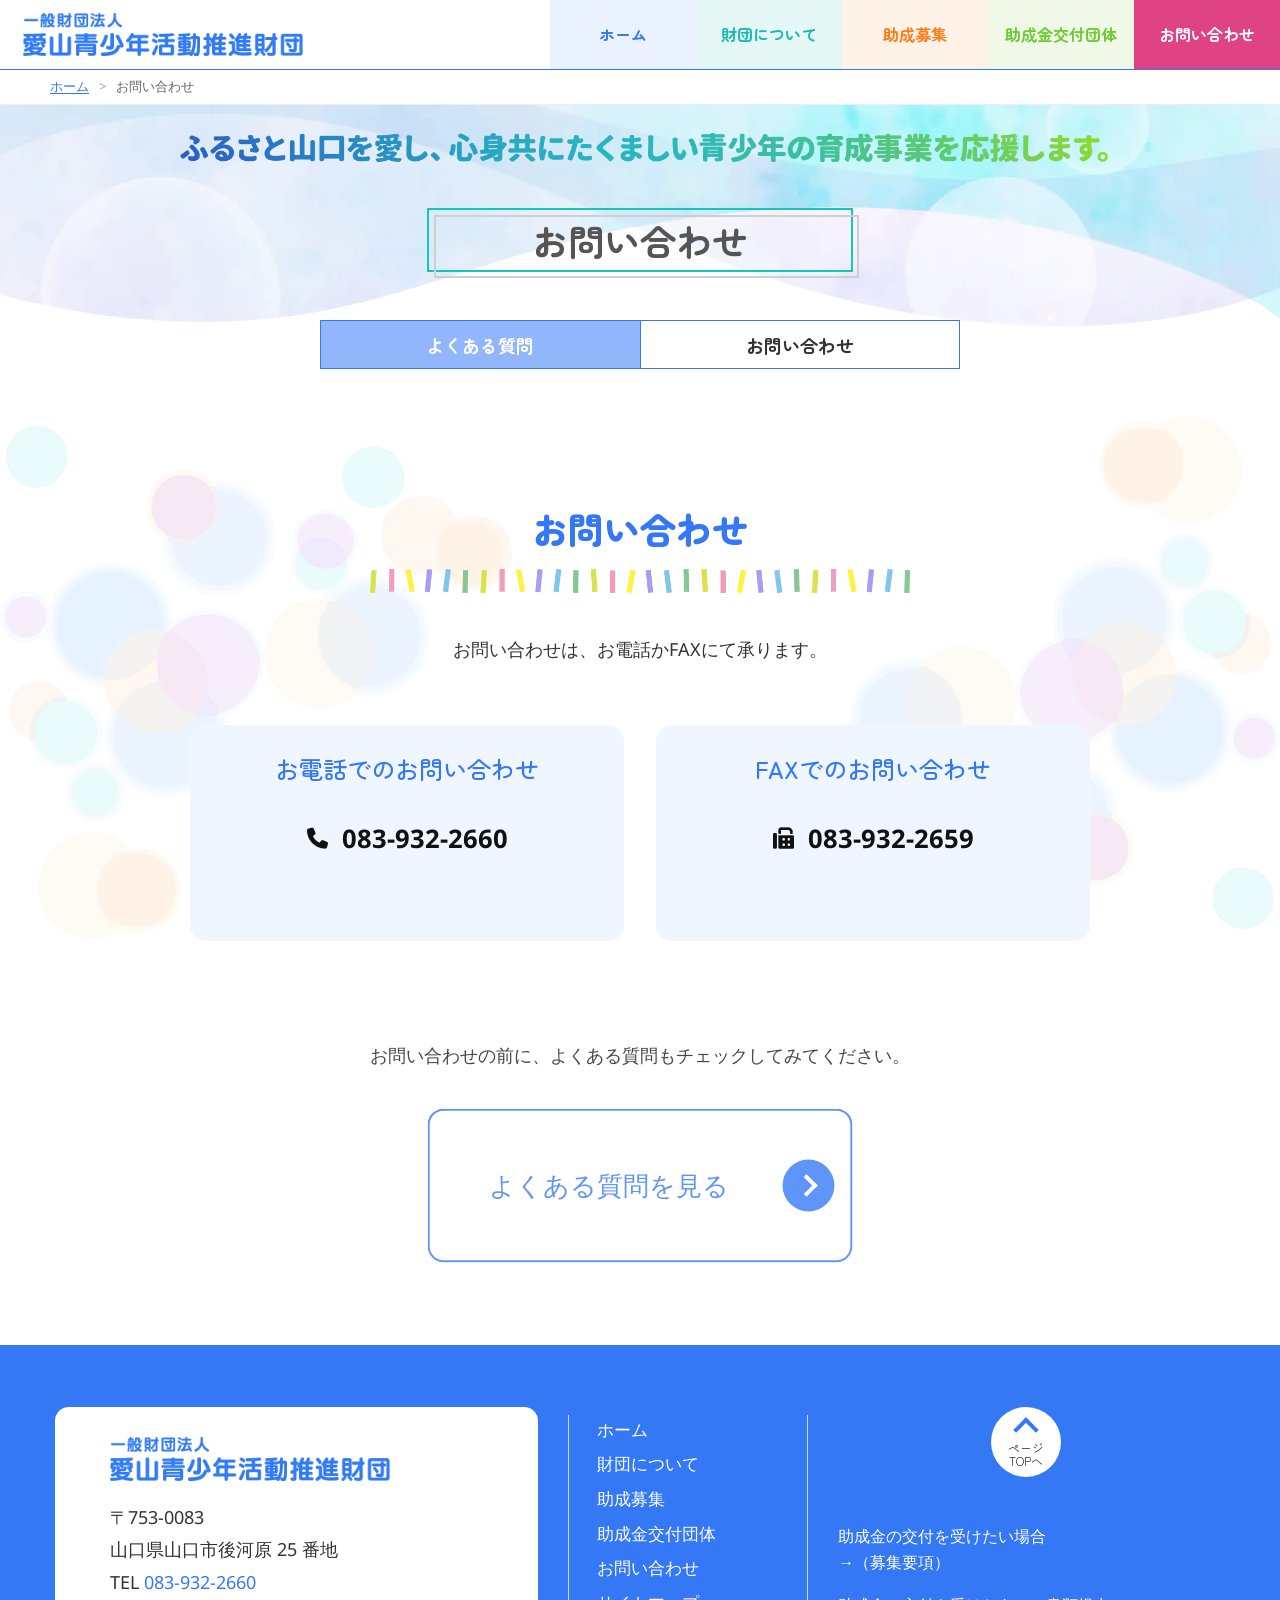
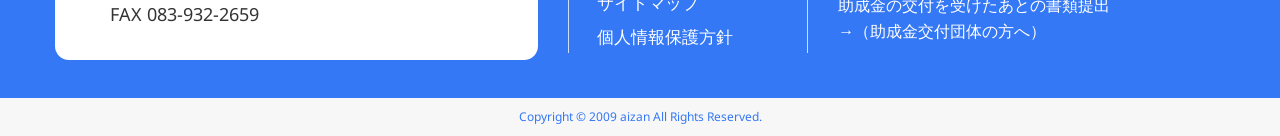
<file: contact.html>
<!DOCTYPE html>
<html lang="ja" prefix="og: http://ogp.me/ns# fb: http://ogp.me/ns/fb# website: http://ogp.me/ns/website#">
<head>
  <meta charset="utf-8">
  <meta http-equiv="X-UA-Compatible" content="IE=Edge">
  <meta name="viewport" content="width=device-width, initial-scale=1.0">
  <meta name="format-detection" content="email=no,telephone=no,address=no">
  <title>お問い合わせ | 愛山会</title>
  <meta name="description" content="お問い合わせ | 愛山会">
  <meta property="og:type" content="website">
  <meta property="og:title" content="お問い合わせ | 愛山会">
  <meta property="og:description" content="お問い合わせ | 愛山会">
  <meta property="og:site_name" content="愛山青少年活動推進財団">
  <meta property="og:locale" content="ja_JP">
  <meta property="og:image" content="assets/img/fb.jpg">
  <meta property="og:image:width" content="1200">
  <meta property="og:image:height" content="630">
  <meta name="twitter:card" content="summary_large_image">
  <meta name="twitter:title" content="お問い合わせ | 愛山会">
  <meta name="twitter:description" content="お問い合わせ | 愛山会">
  <link rel="preconnect" href="https://fonts.googleapis.com">
  <link rel="preconnect" href="https://fonts.gstatic.com" crossorigin>
  <link href="https://fonts.googleapis.com/css2?family=Zen+Maru+Gothic:wght@500;700;800&family=Noto+Sans:wght@300;400&display=swap" rel="stylesheet">
  <link rel="stylesheet" href="https://cdnjs.cloudflare.com/ajax/libs/font-awesome/6.5.1/css/all.min.css">
  <link rel="stylesheet" href="assets/css/html5reset-1.6.1.css">
  <link rel="stylesheet" href="assets/css/style.css?20261128-contact3">
  <script src="https://ajax.googleapis.com/ajax/libs/jquery/3.7.1/jquery.min.js"></script>
  <script src="https://cdnjs.cloudflare.com/ajax/libs/gsap/3.12.5/gsap.min.js"></script>
</head>
<body id="top">
  <!-- ヘッダー -->
  <header class="site-header">
    <div class="site-header__inner">
      <h1 class="site-header__logo"><a href="index.html" aria-label="愛山青少年活動推進財団 ホーム"><img src="assets/img/top/logo.webp" alt="一般財団法人 愛山青少年活動推進財団"></a></h1>
      <nav class="site-header__nav" aria-label="メインメニュー">
        <ul class="site-header__nav-list">
          <li class="site-header__nav-item site-header__nav-item--home"><a href="index.html">ホーム</a></li>
          <li class="site-header__nav-item site-header__nav-item--about"><a href="activity.html">財団について</a></li>
          <li class="site-header__nav-item site-header__nav-item--recruit"><a href="grant.html">助成募集</a></li>
          <li class="site-header__nav-item site-header__nav-item--groups"><a href="grant_organization.html">助成金交付団体</a></li>
          <li class="site-header__nav-item site-header__nav-item--contact"><a href="contact.html" aria-current="page">お問い合わせ</a></li>
        </ul>
      </nav>
      <button class="site-header__menu-btn" type="button" aria-label="メニューを開く" aria-expanded="false" aria-controls="sp-menu"><span></span><span></span><span></span></button>
    </div>
  </header>

  <!-- スマートフォンメニュー -->
  <nav class="sp-menu" id="sp-menu" aria-label="メインメニュー" aria-hidden="true" inert>
    <ul class="sp-menu__list">
      <li class="sp-menu__item sp-menu__item--home"><a href="index.html">ホーム</a></li>
      <li class="sp-menu__item sp-menu__item--about"><a href="activity.html">財団について</a></li>
      <li class="sp-menu__item sp-menu__item--recruit"><a href="grant.html">助成募集</a></li>
      <li class="sp-menu__item sp-menu__item--groups"><a href="grant_organization.html">助成金交付団体</a></li>
      <li class="sp-menu__item sp-menu__item--contact"><a href="contact.html" aria-current="page">お問い合わせ</a></li>
    </ul>
  </nav>
  <button class="sp-menu__overlay" type="button" aria-label="メニューを閉じる" tabindex="-1" aria-hidden="true"></button>
  <nav class="breadcrumb" aria-label="パンくずリスト">
    <ol class="breadcrumb__list">
      <li><a href="index.html">ホーム</a></li>
      <li aria-current="page">お問い合わせ</li>
    </ol>
  </nav>

  <!-- お問い合わせページ：メインビジュアル -->
  <main class="main" id="contact">
    <section class="mainvisual about-hero contact-hero" aria-labelledby="contact-title">
      <img class="mainvisual__background mainvisual__background--top" src="assets/img/top/mv-background-top.webp" alt="" aria-hidden="true">
      <div class="mainvisual__inner about-hero__inner">
        <picture class="mainvisual__copy">
          <source media="(max-width: 600px)" srcset="assets/img/top/mv-copy-sp.webp">
          <img src="assets/img/top/mv-copy.webp" alt="ふるさと山口を愛し、心身共にたくましい青少年の育成事業を応援します">
        </picture>
        <h1 class="about-hero__title" id="contact-title">お問い合わせ</h1>
        <nav class="about-hero__nav" aria-label="お問い合わせメニュー">
          <ul class="about-hero__nav-list contact-hero__nav-list">
            <li><a href="faq.html">よくある質問</a></li>
            <li><a href="#contact-methods" aria-current="page">お問い合わせ</a></li>
          </ul>
        </nav>
      </div>
    </section>

    <!-- 電話・FAXでのお問い合わせ -->
    <section class="grant-guideline contact-section" id="contact-methods" aria-labelledby="contact-methods-title">
      <img class="grant-guideline__background grant-guideline__background--left" src="assets/img/subpage/grant/grant-guideline-bg-left.webp" alt="" aria-hidden="true">
      <img class="grant-guideline__background grant-guideline__background--right" src="assets/img/subpage/grant/grant-guideline-bg-right.webp" alt="" aria-hidden="true">
      <div class="grant-guideline__inner">
        <h2 class="grant-guideline__title" id="contact-methods-title">お問い合わせ</h2>
        <img class="grant-guideline__decoration" src="assets/img/subpage/grant/grant-guideline-title-decoration.webp" alt="" aria-hidden="true">
        <p class="grant-guideline__lead">お問い合わせは、お電話かFAXにて承ります。</p>

        <div class="contact-section__methods">
          <section class="contact-section__method" aria-labelledby="contact-phone-title">
            <h3 id="contact-phone-title">お電話でのお問い合わせ</h3>
            <p><i class="fa-solid fa-phone" aria-hidden="true"></i><a href="tel:0839322660">083-932-2660</a></p>
          </section>
          <section class="contact-section__method" aria-labelledby="contact-fax-title">
            <h3 id="contact-fax-title">FAXでのお問い合わせ</h3>
            <p><i class="fa-solid fa-fax" aria-hidden="true"></i><span>083-932-2659</span></p>
          </section>
        </div>

        <p class="contact-section__faq-lead">お問い合わせの前に、よくある質問もチェックしてみてください。</p>
        <a class="button contact-section__faq-button" href="faq.html"><span>よくある質問を見る</span><span class="button__arrow" aria-hidden="true"></span></a>
      </div>
    </section>
  </main>

  <!-- フッター -->
  <footer class="site-footer">
    <div class="site-footer__main">
      <div class="site-footer__inner">
        <address class="site-footer__contact">
          <a class="site-footer__logo" href="index.html" aria-label="愛山青少年活動推進財団 ホーム"><img src="assets/img/top/logo.webp" alt="一般財団法人 愛山青少年活動推進財団"></a>
          <p class="site-footer__address">〒753-0083<br>山口県山口市後河原 25 番地</p>
          <p class="site-footer__phone">TEL <a href="tel:0839322660">083-932-2660</a></p>
          <p class="site-footer__fax">FAX <span>083-932-2659</span></p>
        </address>
        <nav class="site-footer__nav" aria-label="フッターメニュー">
          <ul class="site-footer__nav-list">
            <li><a href="index.html">ホーム</a></li>
            <li><a href="activity.html">財団について</a></li>
            <li><a href="grant.html">助成募集</a></li>
            <li><a href="grant_organization.html">助成金交付団体</a></li>
            <li><a href="contact.html" aria-current="page">お問い合わせ</a></li>
            <li><a href="https://www.aizankai.com/sitemap.html">サイトマップ</a></li>
            <li><a href="privacy.html">個人情報保護方針</a></li>
          </ul>
        </nav>
        <div class="site-footer__shortcuts">
          <a href="grant.html">助成金の交付を受けたい場合<br>→（募集要項）</a>
          <a href="organization.html">助成金の交付を受けたあとの書類提出<br>→（助成金交付団体の方へ）</a>
        </div>
        <a class="site-footer__page-top" href="#top"><span>ページ<br>TOPへ</span></a>
      </div>
    </div>
    <small class="site-footer__copyright">Copyright © 2009 aizan All Rights Reserved.</small>
  </footer>
  <script src="assets/js/main.js?20261128-anim5"></script>
</body>
</html>
</file>
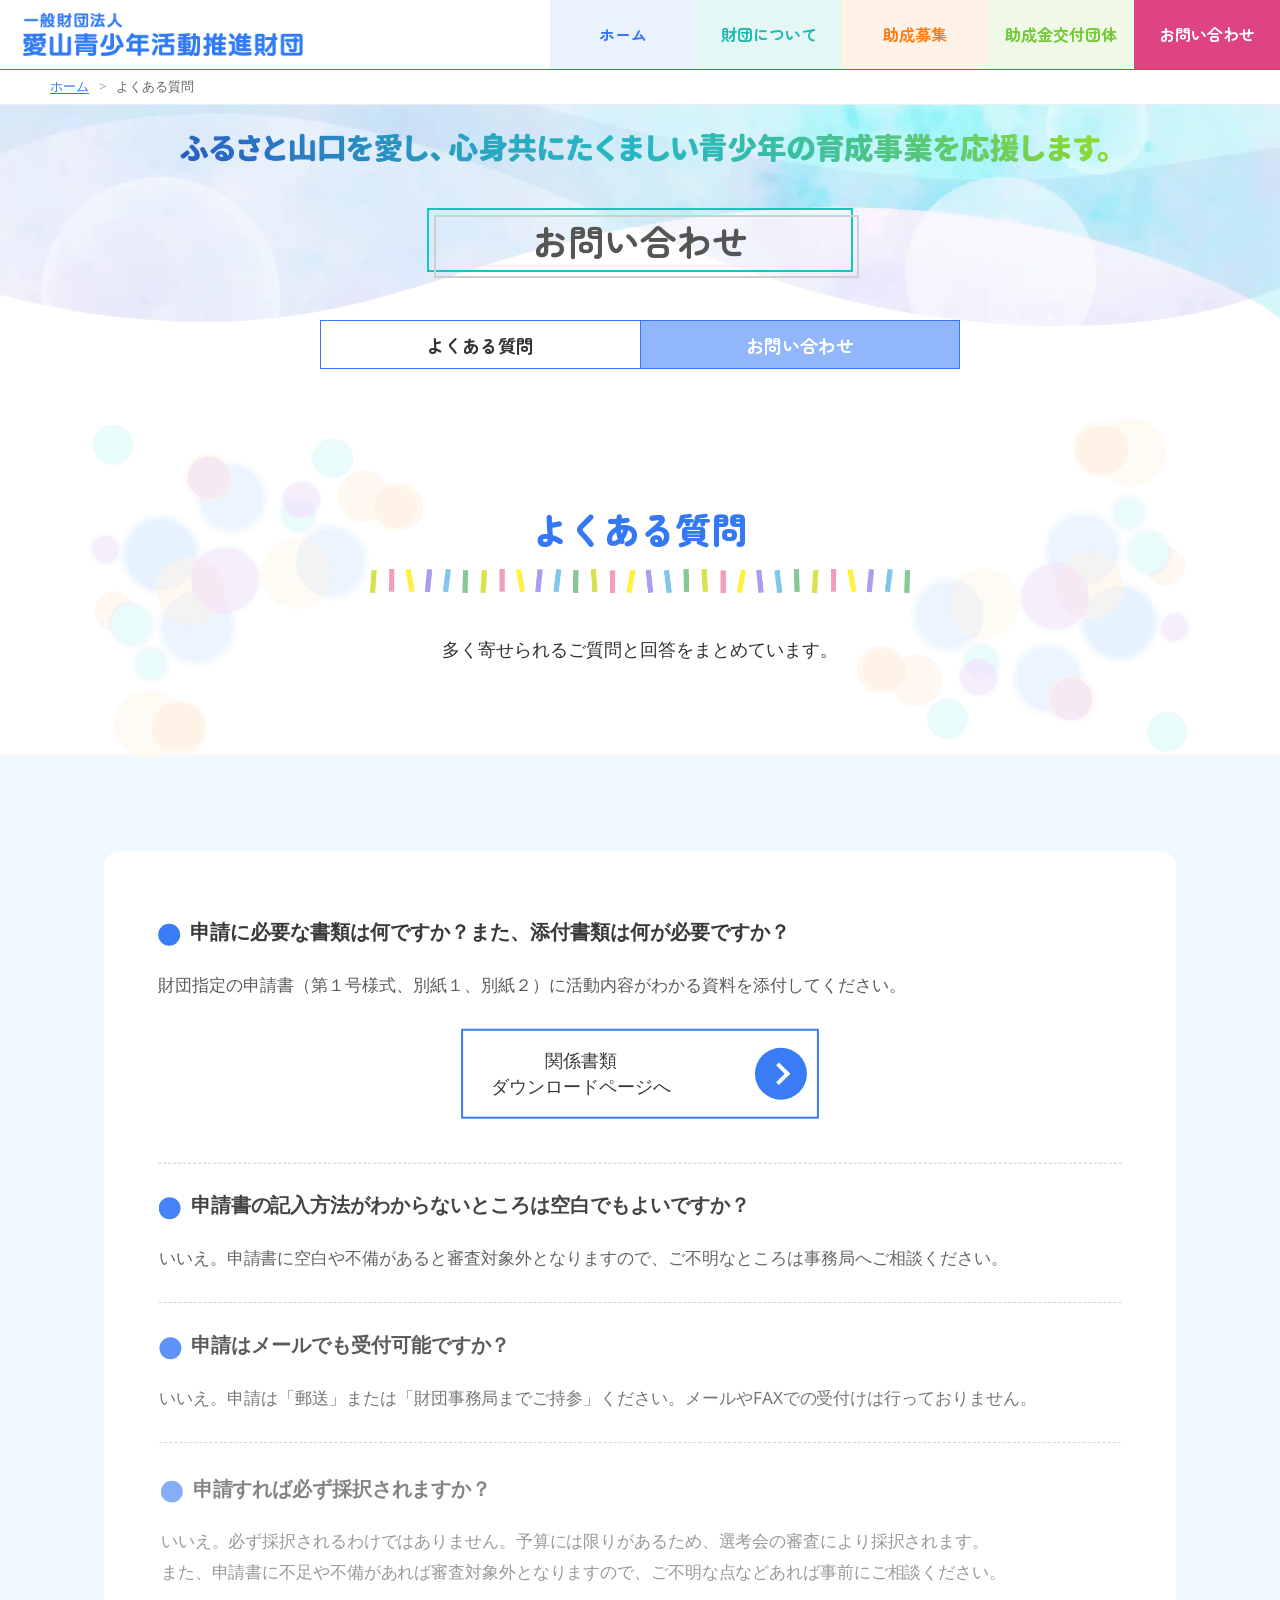
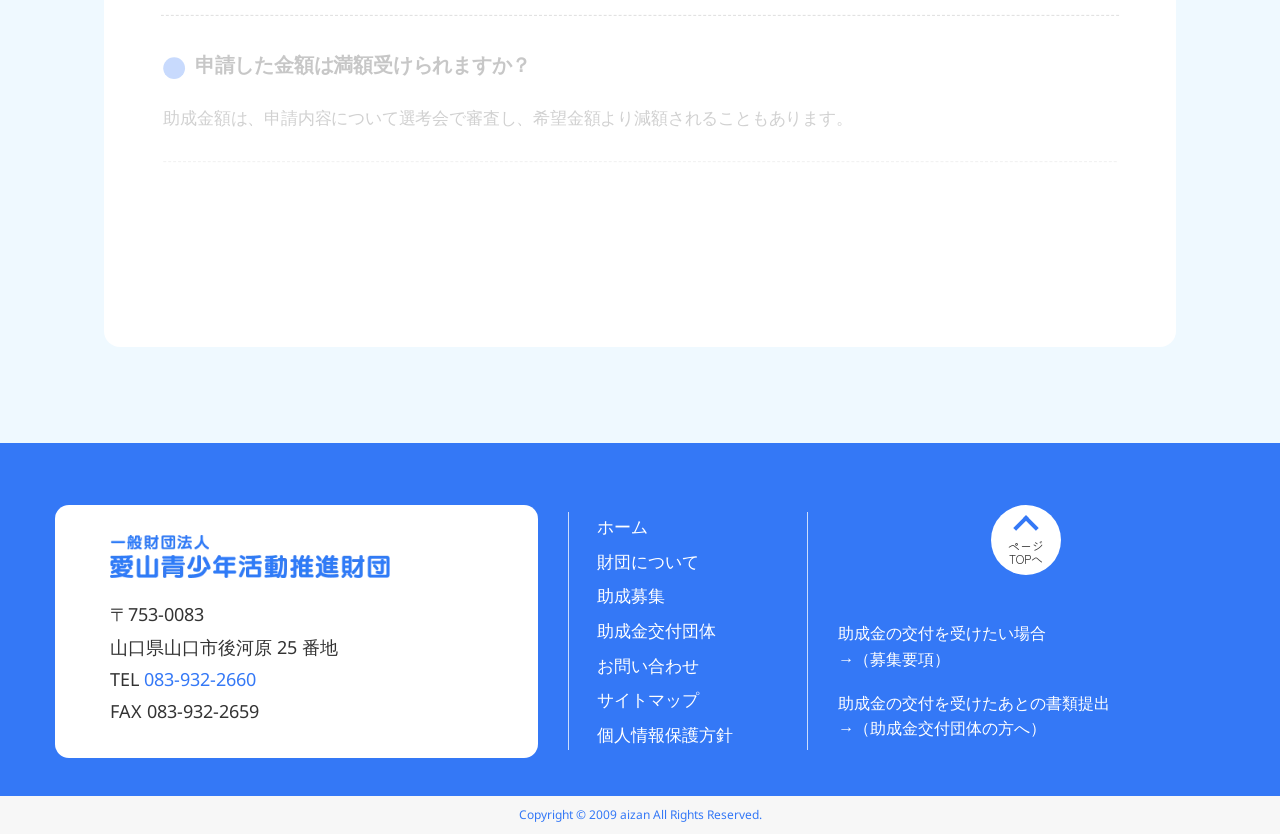
<file: faq.html>
<!DOCTYPE html>
<html lang="ja">
<head>
  <meta charset="utf-8">
  <meta name="viewport" content="width=device-width, initial-scale=1.0">
  <meta name="format-detection" content="email=no,telephone=no,address=no">
  <title>よくある質問 | 愛山会</title>
  <meta name="description" content="助成金申請についてよくある質問 | 愛山会">
  <link rel="preconnect" href="https://fonts.googleapis.com">
  <link rel="preconnect" href="https://fonts.gstatic.com" crossorigin>
  <link href="https://fonts.googleapis.com/css2?family=Zen+Maru+Gothic:wght@500;700;800&family=Noto+Sans:wght@300;400&display=swap" rel="stylesheet">
  <link rel="stylesheet" href="assets/css/html5reset-1.6.1.css">
  <link rel="stylesheet" href="assets/css/style.css?20261128-faq1">
  <script src="https://ajax.googleapis.com/ajax/libs/jquery/3.7.1/jquery.min.js"></script>
  <script src="https://cdnjs.cloudflare.com/ajax/libs/gsap/3.12.5/gsap.min.js"></script>
</head>
<body id="top">
  <!-- ヘッダー -->
  <header class="site-header">
    <div class="site-header__inner">
      <h1 class="site-header__logo"><a href="index.html" aria-label="愛山青少年活動推進財団 ホーム"><img src="assets/img/top/logo.webp" alt="一般財団法人 愛山青少年活動推進財団"></a></h1>
      <nav class="site-header__nav" aria-label="メインメニュー">
        <ul class="site-header__nav-list">
          <li class="site-header__nav-item site-header__nav-item--home"><a href="index.html">ホーム</a></li>
          <li class="site-header__nav-item site-header__nav-item--about"><a href="activity.html">財団について</a></li>
          <li class="site-header__nav-item site-header__nav-item--recruit"><a href="grant.html">助成募集</a></li>
          <li class="site-header__nav-item site-header__nav-item--groups"><a href="grant_organization.html">助成金交付団体</a></li>
          <li class="site-header__nav-item site-header__nav-item--contact"><a href="contact.html" aria-current="page">お問い合わせ</a></li>
        </ul>
      </nav>
      <button class="site-header__menu-btn" type="button" aria-label="メニューを開く" aria-expanded="false" aria-controls="sp-menu"><span></span><span></span><span></span></button>
    </div>
  </header>

  <!-- スマートフォンメニュー -->
  <nav class="sp-menu" id="sp-menu" aria-label="メインメニュー" aria-hidden="true" inert>
    <ul class="sp-menu__list">
      <li class="sp-menu__item sp-menu__item--home"><a href="index.html">ホーム</a></li>
      <li class="sp-menu__item sp-menu__item--about"><a href="activity.html">財団について</a></li>
      <li class="sp-menu__item sp-menu__item--recruit"><a href="grant.html">助成募集</a></li>
      <li class="sp-menu__item sp-menu__item--groups"><a href="grant_organization.html">助成金交付団体</a></li>
      <li class="sp-menu__item sp-menu__item--contact"><a href="contact.html" aria-current="page">お問い合わせ</a></li>
    </ul>
  </nav>
  <button class="sp-menu__overlay" type="button" aria-label="メニューを閉じる" tabindex="-1" aria-hidden="true"></button>
  <nav class="breadcrumb" aria-label="パンくずリスト">
    <ol class="breadcrumb__list">
      <li><a href="index.html">ホーム</a></li>
      <li aria-current="page">よくある質問</li>
    </ol>
  </nav>

  <!-- よくある質問ページ：メインビジュアル -->
  <main class="main" id="faq">
    <section class="mainvisual about-hero contact-hero" aria-labelledby="contact-title">
      <img class="mainvisual__background mainvisual__background--top" src="assets/img/top/mv-background-top.webp" alt="" aria-hidden="true">
      <div class="mainvisual__inner about-hero__inner">
        <picture class="mainvisual__copy">
          <source media="(max-width: 600px)" srcset="assets/img/top/mv-copy-sp.webp">
          <img src="assets/img/top/mv-copy.webp" alt="ふるさと山口を愛し、心身共にたくましい青少年の育成事業を応援します">
        </picture>
        <h1 class="about-hero__title" id="contact-title">お問い合わせ</h1>
        <nav class="about-hero__nav" aria-label="お問い合わせメニュー">
          <ul class="about-hero__nav-list contact-hero__nav-list">
            <li><a href="faq.html" aria-current="page">よくある質問</a></li>
            <li><a href="contact.html">お問い合わせ</a></li>
          </ul>
        </nav>
      </div>
    </section>

    <!-- よくある質問：見出し -->
    <section class="grant-guideline faq-intro" aria-labelledby="faq-title">
      <img class="grant-guideline__background grant-guideline__background--left" src="assets/img/subpage/grant/grant-guideline-bg-left.webp" alt="" aria-hidden="true">
      <img class="grant-guideline__background grant-guideline__background--right" src="assets/img/subpage/grant/grant-guideline-bg-right.webp" alt="" aria-hidden="true">
      <div class="grant-guideline__inner">
        <h2 class="grant-guideline__title" id="faq-title">よくある質問</h2>
        <img class="grant-guideline__decoration" src="assets/img/subpage/grant/grant-guideline-title-decoration.webp" alt="" aria-hidden="true">
        <p class="grant-guideline__lead">多く寄せられるご質問と回答をまとめています。</p>
      </div>
    </section>

    <!-- よくある質問一覧 -->
    <section class="faq-list" aria-label="よくある質問と回答">
      <div class="faq-list__panel">
        <article class="faq-list__item">
          <h3 class="faq-list__question">申請に必要な書類は何ですか？また、添付書類は何が必要ですか？</h3>
          <div class="faq-list__answer">
            <p>財団指定の申請書（第１号様式、別紙１、別紙２）に活動内容がわかる資料を添付してください。</p>
            <a class="button faq-list__download" href="grant_download.html"><span>関係書類<br>ダウンロードページへ</span><span class="button__arrow" aria-hidden="true"></span></a>
          </div>
        </article>
        <article class="faq-list__item">
          <h3 class="faq-list__question">申請書の記入方法がわからないところは空白でもよいですか？</h3>
          <div class="faq-list__answer"><p>いいえ。申請書に空白や不備があると審査対象外となりますので、ご不明なところは事務局へご相談ください。</p></div>
        </article>
        <article class="faq-list__item">
          <h3 class="faq-list__question">申請はメールでも受付可能ですか？</h3>
          <div class="faq-list__answer"><p>いいえ。申請は「郵送」または「財団事務局までご持参」ください。メールやFAXでの受付けは行っておりません。</p></div>
        </article>
        <article class="faq-list__item">
          <h3 class="faq-list__question">申請すれば必ず採択されますか？</h3>
          <div class="faq-list__answer"><p>いいえ。必ず採択されるわけではありません。予算には限りがあるため、選考会の審査により採択されます。<br>また、申請書に不足や不備があれば審査対象外となりますので、ご不明な点などあれば事前にご相談ください。</p></div>
        </article>
        <article class="faq-list__item">
          <h3 class="faq-list__question">申請した金額は満額受けられますか？</h3>
          <div class="faq-list__answer"><p>助成金額は、申請内容について選考会で審査し、希望金額より減額されることもあります。</p></div>
        </article>
        <article class="faq-list__item">
          <h3 class="faq-list__question">１団体で複数の活動について申請できますか？また助成回数に制限はありますか？</h3>
          <div class="faq-list__answer"><p>いいえ。１団体１事業です。<br>また、助成は１団体につき、続けて、最大３回（３年度分）までの制限があります。</p></div>
        </article>
      </div>
    </section>
  </main>

  <!-- フッター -->
  <footer class="site-footer">
    <div class="site-footer__main">
      <div class="site-footer__inner">
        <address class="site-footer__contact">
          <a class="site-footer__logo" href="index.html" aria-label="愛山青少年活動推進財団 ホーム"><img src="assets/img/top/logo.webp" alt="一般財団法人 愛山青少年活動推進財団"></a>
          <p class="site-footer__address">〒753-0083<br>山口県山口市後河原 25 番地</p>
          <p class="site-footer__phone">TEL <a href="tel:0839322660">083-932-2660</a></p>
          <p class="site-footer__fax">FAX <span>083-932-2659</span></p>
        </address>
        <nav class="site-footer__nav" aria-label="フッターメニュー">
          <ul class="site-footer__nav-list">
            <li><a href="index.html">ホーム</a></li>
            <li><a href="activity.html">財団について</a></li>
            <li><a href="grant.html">助成募集</a></li>
            <li><a href="grant_organization.html">助成金交付団体</a></li>
            <li><a href="contact.html" aria-current="page">お問い合わせ</a></li>
            <li><a href="https://www.aizankai.com/sitemap.html">サイトマップ</a></li>
            <li><a href="privacy.html">個人情報保護方針</a></li>
          </ul>
        </nav>
        <div class="site-footer__shortcuts">
          <a href="grant.html">助成金の交付を受けたい場合<br>→（募集要項）</a>
          <a href="organization.html">助成金の交付を受けたあとの書類提出<br>→（助成金交付団体の方へ）</a>
        </div>
        <a class="site-footer__page-top" href="#top"><span>ページ<br>TOPへ</span></a>
      </div>
    </div>
    <small class="site-footer__copyright">Copyright © 2009 aizan All Rights Reserved.</small>
  </footer>
  <script src="assets/js/main.js?20261128-anim5"></script>
</body>
</html>
</file>
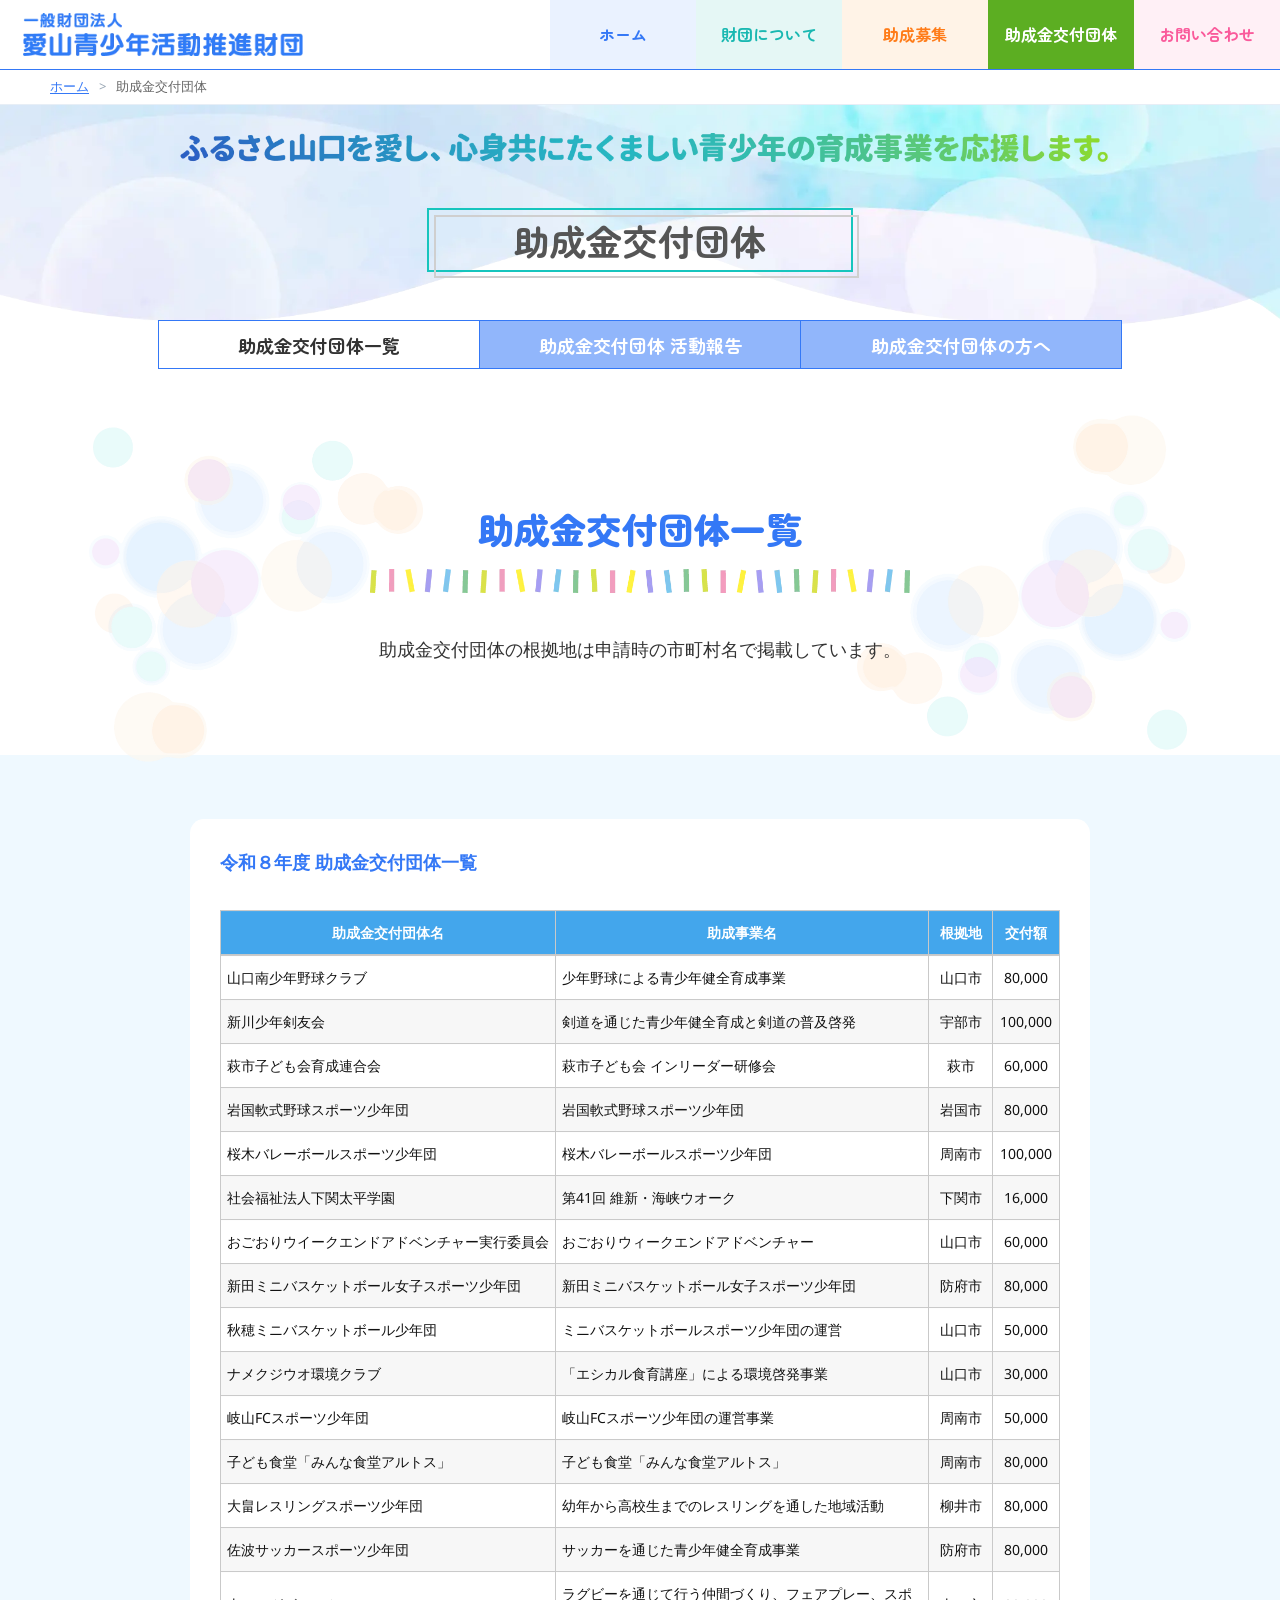
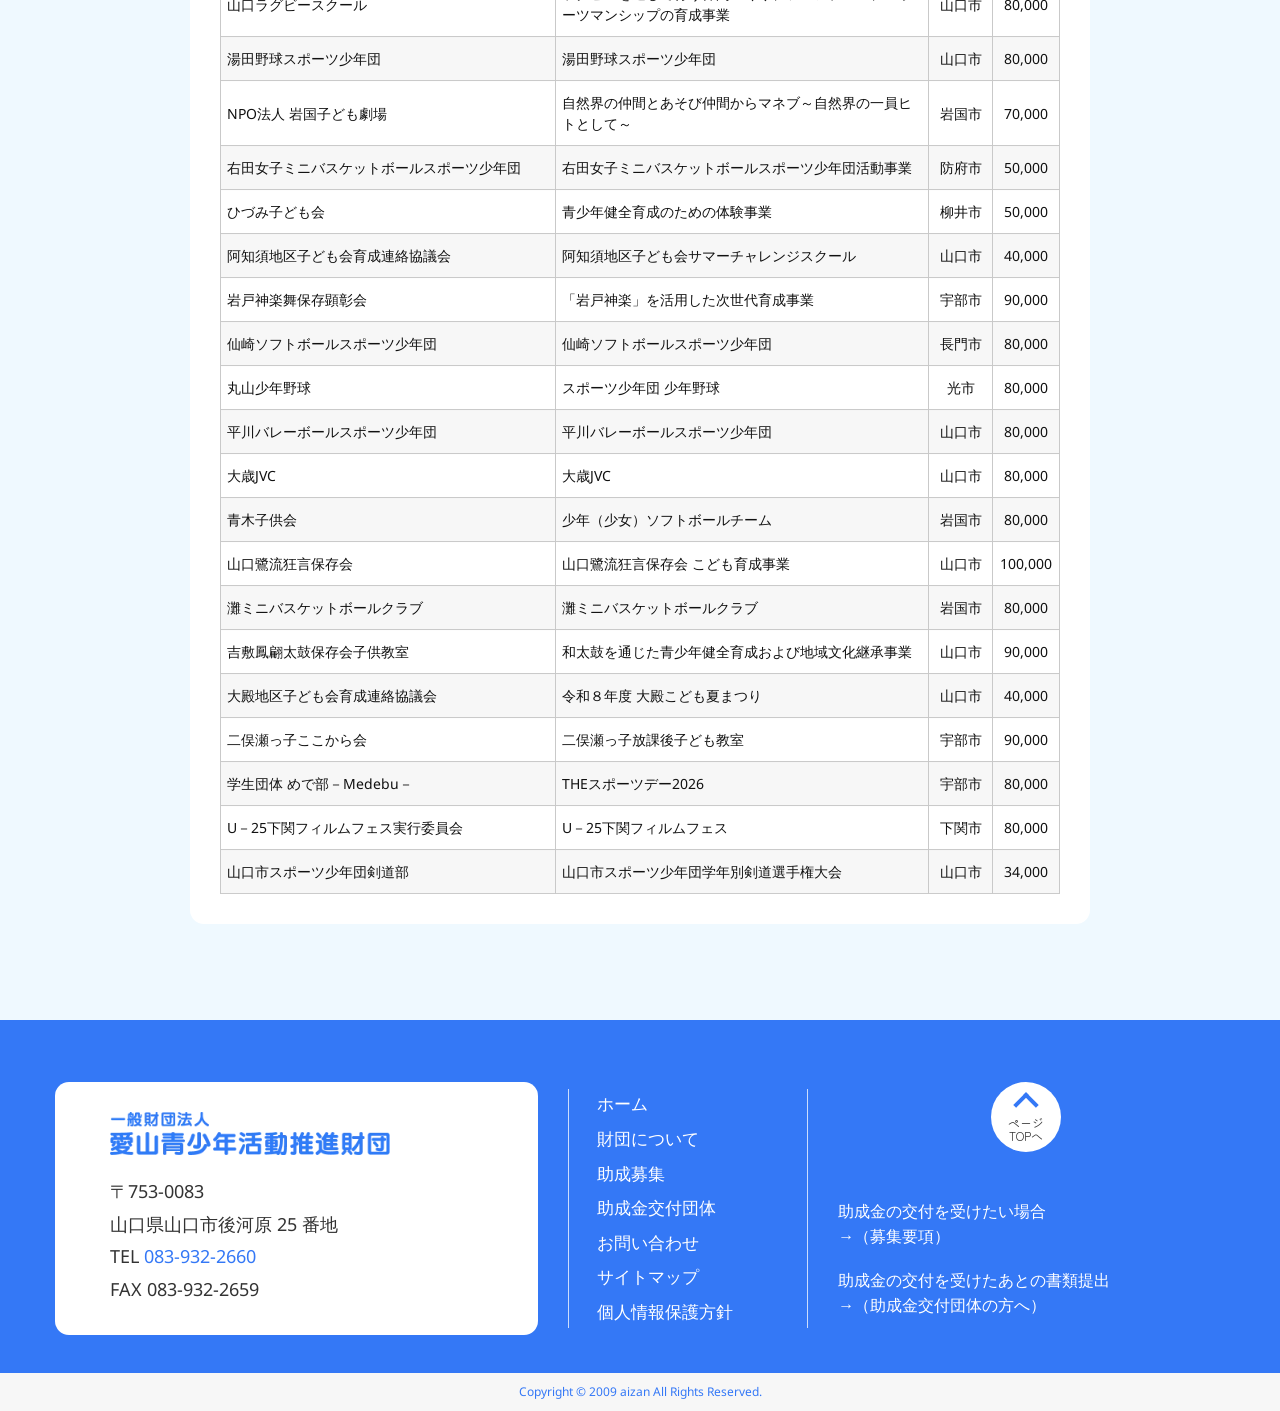
<file: grant_organization.html>
<!DOCTYPE html>
<html lang="ja" prefix="og: http://ogp.me/ns# fb: http://ogp.me/ns/fb# website: http://ogp.me/ns/website#">
<head>
  <meta charset="utf-8">
  <meta http-equiv="X-UA-Compatible" content="IE=Edge">
  <meta name="viewport" content="width=device-width, initial-scale=1.0">
  <meta name="format-detection" content="email=no,telephone=no,address=no">
  <title>助成金交付団体 | 愛山会</title>
  <meta name="description" content="助成金交付団体 | 愛山会">
  <meta property="og:type" content="website">
  <meta property="og:title" content="助成金交付団体 | 愛山会">
  <meta property="og:description" content="助成金交付団体 | 愛山会">
  <meta property="og:site_name" content="愛山青少年活動推進財団">
  <meta property="og:locale" content="ja_JP">
  <meta property="og:image" content="assets/img/fb.jpg">
  <meta property="og:image:width" content="1200">
  <meta property="og:image:height" content="630">
  <meta name="twitter:card" content="summary_large_image">
  <meta name="twitter:title" content="助成金交付団体 | 愛山会">
  <meta name="twitter:description" content="助成金交付団体 | 愛山会">
  <link rel="preconnect" href="https://fonts.googleapis.com">
  <link rel="preconnect" href="https://fonts.gstatic.com" crossorigin>
  <link href="https://fonts.googleapis.com/css2?family=Zen+Maru+Gothic:wght@500;700;800&family=Noto+Sans:wght@300;400&display=swap" rel="stylesheet">
  <link rel="stylesheet" href="assets/css/html5reset-1.6.1.css">
  <link rel="stylesheet" href="assets/css/style.css?20261128-groups6">
  <script src="https://ajax.googleapis.com/ajax/libs/jquery/3.7.1/jquery.min.js"></script>
  <script src="https://cdnjs.cloudflare.com/ajax/libs/gsap/3.12.5/gsap.min.js"></script>
</head>
<body id="top">
  <!-- ヘッダー -->
  <header class="site-header">
    <div class="site-header__inner">
      <h1 class="site-header__logo"><a href="index.html" aria-label="愛山青少年活動推進財団 ホーム"><img src="assets/img/top/logo.webp" alt="一般財団法人 愛山青少年活動推進財団"></a></h1>
      <nav class="site-header__nav" aria-label="メインメニュー">
        <ul class="site-header__nav-list">
          <li class="site-header__nav-item site-header__nav-item--home"><a href="index.html">ホーム</a></li>
          <li class="site-header__nav-item site-header__nav-item--about"><a href="activity.html">財団について</a></li>
          <li class="site-header__nav-item site-header__nav-item--recruit"><a href="grant.html">助成募集</a></li>
          <li class="site-header__nav-item site-header__nav-item--groups"><a href="grant_organization.html" aria-current="page">助成金交付団体</a></li>
          <li class="site-header__nav-item site-header__nav-item--contact"><a href="contact.html">お問い合わせ</a></li>
        </ul>
      </nav>
      <button class="site-header__menu-btn" type="button" aria-label="メニューを開く" aria-expanded="false" aria-controls="sp-menu"><span></span><span></span><span></span></button>
    </div>
  </header>

  <!-- スマートフォンメニュー -->
  <nav class="sp-menu" id="sp-menu" aria-label="メインメニュー" aria-hidden="true" inert>
    <ul class="sp-menu__list">
      <li class="sp-menu__item sp-menu__item--home"><a href="index.html">ホーム</a></li>
      <li class="sp-menu__item sp-menu__item--about"><a href="activity.html">財団について</a></li>
      <li class="sp-menu__item sp-menu__item--recruit"><a href="grant.html">助成募集</a></li>
      <li class="sp-menu__item sp-menu__item--groups"><a href="grant_organization.html" aria-current="page">助成金交付団体</a></li>
      <li class="sp-menu__item sp-menu__item--contact"><a href="contact.html">お問い合わせ</a></li>
    </ul>
  </nav>
  <button class="sp-menu__overlay" type="button" aria-label="メニューを閉じる" tabindex="-1" aria-hidden="true"></button>
  <nav class="breadcrumb" aria-label="パンくずリスト">
    <ol class="breadcrumb__list">
      <li><a href="index.html">ホーム</a></li>
      <li aria-current="page">助成金交付団体</li>
    </ol>
  </nav>

  <!-- 助成金交付団体：メインビジュアル -->
  <main class="main" id="groups">
    <section class="mainvisual about-hero grant-groups-hero" aria-labelledby="groups-title">
      <img class="mainvisual__background mainvisual__background--top" src="assets/img/top/mv-background-top.webp" alt="" aria-hidden="true">
      <div class="mainvisual__inner about-hero__inner">
        <picture class="mainvisual__copy">
          <source media="(max-width: 600px)" srcset="assets/img/top/mv-copy-sp.webp">
          <img src="assets/img/top/mv-copy.webp" alt="ふるさと山口を愛し、心身共にたくましい青少年の育成事業を応援します">
        </picture>
        <h1 class="about-hero__title" id="groups-title">助成金交付団体</h1>
        <nav class="about-hero__nav" aria-label="助成金交付団体のメニュー">
          <ul class="about-hero__nav-list grant-groups-hero__nav-list">
            <li><a href="#organization-list" aria-current="page">助成金交付団体一覧</a></li>
            <li><a href="report.html">助成金交付団体 活動報告</a></li>
            <li><a href="organization.html">助成金交付団体の方へ</a></li>
          </ul>
        </nav>
      </div>
    </section>

    <!-- 助成金交付団体一覧 -->
    <section class="grant-guideline" id="organization-list" aria-labelledby="organization-list-title">
      <img class="grant-guideline__background grant-guideline__background--left" src="assets/img/subpage/grant/grant-guideline-bg-left.webp" alt="" aria-hidden="true">
      <img class="grant-guideline__background grant-guideline__background--right" src="assets/img/subpage/grant/grant-guideline-bg-right.webp" alt="" aria-hidden="true">
      <div class="grant-guideline__inner">
        <h2 class="grant-guideline__title" id="organization-list-title">助成金交付団体一覧</h2>
        <img class="grant-guideline__decoration" src="assets/img/subpage/grant/grant-guideline-title-decoration.webp" alt="" aria-hidden="true">
        <p class="grant-guideline__lead">助成金交付団体の根拠地は申請時の市町村名で掲載しています。</p>
      </div>
    </section>

    <!-- 令和8年度 助成金交付団体一覧 -->
    <section class="grant-organization-list" aria-labelledby="grant-organization-list-title">
      <div class="grant-organization-list__panel">
        <h2 class="grant-organization-list__title" id="grant-organization-list-title">令和８年度 助成金交付団体一覧</h2>
        <div class="grant-organization-list__table-wrap" tabindex="0" aria-label="助成金交付団体一覧の表。スマートフォンでは左右にスクロールできます。">
          <table class="grant-organization-list__table">
            <caption class="grant-organization-list__caption-hidden">令和8年度 助成金交付団体、助成事業名、根拠地、交付額</caption>
            <thead>
              <tr><th scope="col">助成金交付団体名</th><th scope="col">助成事業名</th><th scope="col">根拠地</th><th scope="col">交付額</th></tr>
            </thead>
            <tbody>
              <tr><td>山口南少年野球クラブ</td><td>少年野球による青少年健全育成事業</td><td>山口市</td><td>80,000</td></tr>
              <tr><td>新川少年剣友会</td><td>剣道を通じた青少年健全育成と剣道の普及啓発</td><td>宇部市</td><td>100,000</td></tr>
              <tr><td>萩市子ども会育成連合会</td><td>萩市子ども会 インリーダー研修会</td><td>萩市</td><td>60,000</td></tr>
              <tr><td>岩国軟式野球スポーツ少年団</td><td>岩国軟式野球スポーツ少年団</td><td>岩国市</td><td>80,000</td></tr>
              <tr><td>桜木バレーボールスポーツ少年団</td><td>桜木バレーボールスポーツ少年団</td><td>周南市</td><td>100,000</td></tr>
              <tr><td>社会福祉法人下関太平学園</td><td>第41回 維新・海峡ウオーク</td><td>下関市</td><td>16,000</td></tr>
              <tr><td>おごおりウイークエンドアドベンチャー実行委員会</td><td>おごおりウィークエンドアドベンチャー</td><td>山口市</td><td>60,000</td></tr>
              <tr><td>新田ミニバスケットボール女子スポーツ少年団</td><td>新田ミニバスケットボール女子スポーツ少年団</td><td>防府市</td><td>80,000</td></tr>
              <tr><td>秋穂ミニバスケットボール少年団</td><td>ミニバスケットボールスポーツ少年団の運営</td><td>山口市</td><td>50,000</td></tr>
              <tr><td>ナメクジウオ環境クラブ</td><td>「エシカル食育講座」による環境啓発事業</td><td>山口市</td><td>30,000</td></tr>
              <tr><td>岐山FCスポーツ少年団</td><td>岐山FCスポーツ少年団の運営事業</td><td>周南市</td><td>50,000</td></tr>
              <tr><td>子ども食堂「みんな食堂アルトス」</td><td>子ども食堂「みんな食堂アルトス」</td><td>周南市</td><td>80,000</td></tr>
              <tr><td>大畠レスリングスポーツ少年団</td><td>幼年から高校生までのレスリングを通した地域活動</td><td>柳井市</td><td>80,000</td></tr>
              <tr><td>佐波サッカースポーツ少年団</td><td>サッカーを通じた青少年健全育成事業</td><td>防府市</td><td>80,000</td></tr>
              <tr><td>山口ラグビースクール</td><td>ラグビーを通じて行う<wbr>仲間づくり、フェアプレー、<wbr>スポーツマンシップの育成事業</td><td>山口市</td><td>80,000</td></tr>
              <tr><td>湯田野球スポーツ少年団</td><td>湯田野球スポーツ少年団</td><td>山口市</td><td>80,000</td></tr>
              <tr><td>NPO法人 岩国子ども劇場</td><td>自然界の仲間とあそび仲間からマネブ～<wbr>自然界の一員ヒトとして～</td><td>岩国市</td><td>70,000</td></tr>
              <tr><td>右田女子ミニバスケットボールスポーツ少年団</td><td>右田女子ミニバスケットボールスポーツ少年団活動事業</td><td>防府市</td><td>50,000</td></tr>
              <tr><td>ひづみ子ども会</td><td>青少年健全育成のための体験事業</td><td>柳井市</td><td>50,000</td></tr>
              <tr><td>阿知須地区子ども会育成連絡協議会</td><td>阿知須地区子ども会サマーチャレンジスクール</td><td>山口市</td><td>40,000</td></tr>
              <tr><td>岩戸神楽舞保存顕彰会</td><td>「岩戸神楽」を活用した次世代育成事業</td><td>宇部市</td><td>90,000</td></tr>
              <tr><td>仙崎ソフトボールスポーツ少年団</td><td>仙崎ソフトボールスポーツ少年団</td><td>長門市</td><td>80,000</td></tr>
              <tr><td>丸山少年野球</td><td>スポーツ少年団 少年野球</td><td>光市</td><td>80,000</td></tr>
              <tr><td>平川バレーボールスポーツ少年団</td><td>平川バレーボールスポーツ少年団</td><td>山口市</td><td>80,000</td></tr>
              <tr><td>大歳JVC</td><td>大歳JVC</td><td>山口市</td><td>80,000</td></tr>
              <tr><td>青木子供会</td><td>少年（少女）ソフトボールチーム</td><td>岩国市</td><td>80,000</td></tr>
              <tr><td>山口鷺流狂言保存会</td><td>山口鷺流狂言保存会 こども育成事業</td><td>山口市</td><td>100,000</td></tr>
              <tr><td>灘ミニバスケットボールクラブ</td><td>灘ミニバスケットボールクラブ</td><td>岩国市</td><td>80,000</td></tr>
              <tr><td>吉敷鳳翩太鼓保存会子供教室</td><td>和太鼓を通じた青少年健全育成<wbr>および地域文化継承事業</td><td>山口市</td><td>90,000</td></tr>
              <tr><td>大殿地区子ども会育成連絡協議会</td><td>令和８年度 大殿こども夏まつり</td><td>山口市</td><td>40,000</td></tr>
              <tr><td>二俣瀬っ子ここから会</td><td>二俣瀬っ子放課後子ども教室</td><td>宇部市</td><td>90,000</td></tr>
              <tr><td>学生団体 めで部－Medebu－</td><td>THEスポーツデー2026</td><td>宇部市</td><td>80,000</td></tr>
              <tr><td>U－25下関フィルムフェス実行委員会</td><td>U－25下関フィルムフェス</td><td>下関市</td><td>80,000</td></tr>
              <tr><td>山口市スポーツ少年団剣道部</td><td>山口市スポーツ少年団学年別剣道選手権大会</td><td>山口市</td><td>34,000</td></tr>
            </tbody>
          </table>
        </div>
      </div>
    </section>
  </main>

  <!-- フッター -->
  <footer class="site-footer">
    <div class="site-footer__main">
      <div class="site-footer__inner">
        <address class="site-footer__contact">
          <a class="site-footer__logo" href="index.html" aria-label="愛山青少年活動推進財団 ホーム"><img src="assets/img/top/logo.webp" alt="一般財団法人 愛山青少年活動推進財団"></a>
          <p class="site-footer__address">〒753-0083<br>山口県山口市後河原 25 番地</p>
          <p class="site-footer__phone">TEL <a href="tel:0839322660">083-932-2660</a></p>
          <p class="site-footer__fax">FAX <span>083-932-2659</span></p>
        </address>
        <nav class="site-footer__nav" aria-label="フッターメニュー">
          <ul class="site-footer__nav-list">
            <li><a href="index.html">ホーム</a></li>
            <li><a href="activity.html">財団について</a></li>
            <li><a href="grant.html">助成募集</a></li>
            <li><a href="grant_organization.html" aria-current="page">助成金交付団体</a></li>
            <li><a href="contact.html">お問い合わせ</a></li>
            <li><a href="https://www.aizankai.com/sitemap.html">サイトマップ</a></li>
            <li><a href="privacy.html">個人情報保護方針</a></li>
          </ul>
        </nav>
        <div class="site-footer__shortcuts">
          <a href="grant.html">助成金の交付を受けたい場合<br>→（募集要項）</a>
          <a href="organization.html">助成金の交付を受けたあとの書類提出<br>→（助成金交付団体の方へ）</a>
        </div>
        <a class="site-footer__page-top" href="#top"><span>ページ<br>TOPへ</span></a>
      </div>
    </div>
    <small class="site-footer__copyright">Copyright © 2009 aizan All Rights Reserved.</small>
  </footer>
  <script src="assets/js/main.js?20261128-anim5"></script>
</body>
</html>
</file>
<file: assets/css/style.css>
@charset "UTF-8";
/* 設定 */
/* トップページ全体 */
.main {
  margin-top: 70px;
}
@media (max-width: 820px) {
  .main {
    margin-top: 68px;
  }
}
@media (max-width: 600px) {
  .main {
    margin-top: 68px;
  }
}

/* メインビジュアル */
.mainvisual {
  position: relative;
  isolation: isolate;
  overflow: hidden;
  padding: clamp(32px, 2vw, 28px) 0 64px;
}
@media (max-width: 820px) {
  .mainvisual {
    padding-bottom: 32px;
  }
}
@media (max-width: 600px) {
  .mainvisual {
    padding: 16px 0 24px;
  }
}
.mainvisual__background {
  position: absolute;
  z-index: -1;
  left: 0;
  display: block;
  width: 100%;
  height: auto;
  pointer-events: none;
}
.mainvisual__background--top {
  top: 0;
}
.mainvisual__background--bottom {
  bottom: 0;
}
.mainvisual__inner {
  position: relative;
  z-index: 1;
  width: 100%;
  margin: 0 auto;
}
.mainvisual__copy {
  display: block;
  width: min(76%, 1160px);
  margin: 0 auto;
}
.mainvisual__copy img {
  display: block;
  width: 100%;
  height: auto;
}
@media (max-width: 600px) {
  .mainvisual__copy {
    width: 76%;
    max-width: 280px;
  }
}
.mainvisual__slider {
  width: 100%;
  margin: clamp(72px, 3vw, 48px) auto 0;
}
@media (max-width: 600px) {
  .mainvisual__slider {
    margin-top: 2.5%;
  }
}
.mainvisual__slide {
  display: block;
  padding: 0;
  opacity: 0.76;
  transition: opacity 1.5s ease;
}
@media (max-width: 820px) {
  .mainvisual__slide {
    padding: 0;
  }
}
.mainvisual__slide img {
  display: block;
  width: 90%;
  height: auto;
  margin: 0 auto;
  transform: scale(0.86);
  transition: transform 1.5s cubic-bezier(0.65, 0, 0.35, 1);
}
.mainvisual__slide.slick-center {
  opacity: 1;
}
.mainvisual__slide.slick-center img {
  transform: scale(1.12);
}
@media (max-width: 820px) {
  .mainvisual__slide.slick-center img {
    transform: scale(1.09);
  }
}
@media (max-width: 600px) {
  .mainvisual__slide.slick-center img {
    transform: scale(1.07);
  }
}
.mainvisual .slick-list {
  overflow: visible;
}
.mainvisual .slick-slide {
  height: auto;
}

/* ニュース */
.news {
  padding: 72px 24px 80px;
  background: linear-gradient(135deg, #eff9ff 0%, #f2fbff 100%);
}
@media (max-width: 820px) {
  .news {
    padding: 60px 20px 68px;
  }
}
@media (max-width: 600px) {
  .news {
    padding: 44px 14px 52px;
  }
}
.news__inner {
  width: min(100%, 1280px);
  margin: 0 auto;
}
.news__title {
  margin: 0;
  color: #3478f6;
  font-family: "Zen Maru Gothic", sans-serif;
  font-size: clamp(28px, 2.8vw, 40px);
  font-weight: 800;
  line-height: 1.4;
  text-align: center;
}
@media (max-width: 600px) {
  .news__title {
    font-size: 28px;
  }
}
.news__decoration {
  display: block;
  width: min(100%, 540px);
  height: auto;
  margin: 16px auto 44px;
}
@media (max-width: 820px) {
  .news__decoration {
    margin-bottom: 36px;
  }
}
@media (max-width: 600px) {
  .news__decoration {
    width: 94%;
    margin: 12px auto 24px;
  }
}
.news__panel {
  width: min(100%, 1080px);
  margin: 0 auto;
  padding: clamp(32px, 3.5vw, 64px) clamp(24px, 4vw, 76px) 60px;
  border-radius: 18px;
  background: #fff;
}
@media (max-width: 820px) {
  .news__panel {
    padding: 36px 28px 48px;
  }
}
@media (max-width: 600px) {
  .news__panel {
    padding: 24px 14px 34px;
    border-radius: 12px;
  }
}
.news__categories {
  position: relative;
  display: flex;
  align-items: flex-start;
  justify-content: center;
  gap: 12px;
  margin: 0 0 24px;
  padding: 0 0 30px;
  border-bottom: 1px solid #ccc;
}
@media (max-width: 820px) {
  .news__categories {
    justify-content: flex-start;
    gap: 12px;
    padding-bottom: 44px;
    overflow-x: auto;
    scrollbar-width: none;
  }
  .news__categories::-webkit-scrollbar {
    display: none;
  }
}
@media (max-width: 600px) {
  .news__categories {
    display: grid;
    grid-template-columns: repeat(6, minmax(0, 1fr));
    gap: 6px;
    margin-bottom: 16px;
    padding-bottom: 12px;
    overflow: visible;
  }
}
.news__category {
  position: relative;
  flex: 0 0 auto;
  padding: 6px 12px;
  border: 2px solid transparent;
  background: #91b6fb;
  color: #fff;
  cursor: pointer;
  font-family: "Zen Maru Gothic", sans-serif;
  font-size: clamp(15px, 1.25vw, 20px);
  line-height: 1.35;
  white-space: nowrap;
  transition: background-color 0.25s ease, color 0.25s ease;
}
.news__category.is-active {
  border-color: #3478f6;
  background: #fff;
  color: #333;
}
@media (max-width: 600px) {
  .news__category {
    grid-column: span 2;
    padding: 5px 3px;
    font-size: 12px;
  }
  .news__category:nth-child(4) {
    grid-column: 2/span 2;
  }
  .news__category:nth-child(5) {
    grid-column: 4/span 2;
  }
}
.news__category-dot {
  position: absolute;
  top: calc(100% + 26px);
  left: 50%;
  width: 16px;
  height: 16px;
  border-radius: 50%;
  background: #3478f6;
  opacity: 0;
  transform: translateX(-50%) scale(0);
}
@media (max-width: 600px) {
  .news__category-dot {
    display: none;
  }
}
.news__category.is-active .news__category-dot {
  opacity: 1;
  transform: translateX(-50%) scale(1);
}
.news__list {
  margin: 0;
  padding: 0;
  list-style: none;
}
.news__item {
  border-bottom: 1px solid #ccc;
}
.news__item-link {
  display: grid;
  min-height: 78px;
  grid-template-columns: 120px 120px minmax(0, 1fr) 36px;
  align-items: center;
  gap: 16px;
  color: #222;
}
@media (max-width: 820px) {
  .news__item-link {
    grid-template-columns: 116px 108px minmax(0, 1fr) 36px;
    gap: 12px;
  }
}
@media (max-width: 600px) {
  .news__item-link {
    min-height: 70px;
    grid-template-columns: max-content max-content minmax(0, 1fr) 30px;
    gap: 8px;
  }
}
.news__tag {
  padding: 4px 8px;
  background: #e7e7e7;
  color: #3478f6;
  font-size: 16px;
  text-align: center;
  white-space: nowrap;
}
@media (max-width: 820px) {
  .news__tag {
    font-size: 15px;
  }
}
@media (max-width: 600px) {
  .news__tag {
    padding: 3px 5px;
    font-size: 12px;
  }
}
.news__date {
  color: #999;
  font-size: 18px;
  white-space: nowrap;
}
@media (max-width: 820px) {
  .news__date {
    font-size: 15px;
  }
}
@media (max-width: 600px) {
  .news__date {
    font-size: 12px;
    white-space: normal;
  }
}
.news__item-title {
  font-size: 18px;
  line-height: 1.6;
}
@media (max-width: 820px) {
  .news__item-title {
    font-size: 15px;
  }
}
@media (max-width: 600px) {
  .news__item-title {
    display: -webkit-box;
    overflow: hidden;
    font-size: 13px;
    -webkit-box-orient: vertical;
    -webkit-line-clamp: 2;
  }
}
.news__more-wrap {
  margin-top: 64px;
  text-align: center;
}
@media (max-width: 820px) {
  .news__more-wrap {
    margin-top: 48px;
  }
}
@media (max-width: 600px) {
  .news__more-wrap {
    margin-top: 34px;
  }
}
.news__more {
  max-width: 100%;
}

/* 助成金の交付手続き */
.support-flow {
  position: relative;
  isolation: isolate;
  overflow: hidden;
  padding: clamp(48px, 5vw, 80px) 20px 72px;
}
@media (max-width: 820px) {
  .support-flow {
    padding: 56px 24px 64px;
  }
}
@media (max-width: 600px) {
  .support-flow {
    padding: 42px 16px 48px;
  }
}
.support-flow__background {
  position: absolute;
  z-index: -1;
  top: 50%;
  width: min(45vw, 1350px);
  height: auto;
  transform: translateY(-50%);
  pointer-events: none;
}
.support-flow__background--left {
  left: 0;
  -o-object-position: left center;
     object-position: left center;
}
.support-flow__background--right {
  right: 0;
  -o-object-position: right center;
     object-position: right center;
}
@media (max-width: 820px) {
  .support-flow__background {
    width: 50vw;
    opacity: 0.72;
  }
}
@media (max-width: 600px) {
  .support-flow__background {
    width: 82vw;
    opacity: 0.45;
  }
}
.support-flow__inner {
  width: min(100%, 1180px);
  margin: 0 auto;
  text-align: center;
}
.support-flow__title {
  margin: 0;
  color: #3478f6;
  font-family: "Zen Maru Gothic", sans-serif;
  font-size: clamp(23px, 2.2vw, 36px);
  font-weight: 800;
  line-height: 1.5;
}
@media (max-width: 600px) {
  .support-flow__title {
    font-size: 21px;
  }
}
.support-flow__decoration {
  display: block;
  width: min(100%, 540px);
  height: auto;
  margin: 14px auto 24px;
}
@media (max-width: 600px) {
  .support-flow__decoration {
    width: min(90%, 420px);
    margin: 10px auto 18px;
  }
}
.support-flow__text {
  margin: 0;
  color: #333;
  font-size: clamp(18px, 1.2vw, 20px);
  line-height: 1.8;
}
@media (max-width: 600px) {
  .support-flow__text {
    font-size: 14px;
  }
}
.support-flow__links {
  display: flex;
  align-items: flex-start;
  justify-content: center;
  gap: clamp(16px, 2.5vw, 32px);
  margin: clamp(36px, 4vw, 60px) auto 0;
}
@media (max-width: 820px) {
  .support-flow__links {
    gap: 20px;
    margin-top: 38px;
  }
}
@media (max-width: 600px) {
  .support-flow__links {
    gap: 12px;
    margin-top: 28px;
  }
}
.support-flow__link {
  display: block;
  width: min(42%, 260px);
  transition: transform 0.25s ease;
}
.support-flow__link img {
  display: block;
  width: 100%;
  height: auto;
}
.support-flow__link:hover, .support-flow__link:focus-visible {
  transform: translateY(-5px);
}
@media (max-width: 600px) {
  .support-flow__link {
    width: calc(50% - 6px);
  }
}

/* 活動報告 */
.activity-report {
  position: relative;
  isolation: isolate;
  overflow: hidden;
  padding: 72px 24px 80px;
}
@media (max-width: 820px) {
  .activity-report {
    padding: 60px 20px 68px;
  }
}
@media (max-width: 600px) {
  .activity-report {
    padding: 44px 14px 52px;
  }
}
.activity-report__background {
  position: absolute;
  z-index: -1;
  top: 50%;
  width: min(45vw, 1350px);
  height: auto;
  transform: translateY(-50%);
  pointer-events: none;
}
.activity-report__background--left {
  left: 0;
}
.activity-report__background--right {
  right: 0;
}
@media (max-width: 820px) {
  .activity-report__background {
    width: 50vw;
    opacity: 0.72;
  }
}
@media (max-width: 600px) {
  .activity-report__background {
    width: 82vw;
    opacity: 0.45;
  }
}
.activity-report__inner {
  width: min(100%, 1240px);
  margin: 0 auto;
  text-align: center;
}
.activity-report__title {
  margin: 0;
  color: #3478f6;
  font-family: "Zen Maru Gothic", sans-serif;
  font-size: clamp(28px, 2.8vw, 40px);
  font-weight: 800;
  line-height: 1.4;
}
@media (max-width: 600px) {
  .activity-report__title {
    font-size: 28px;
  }
}
.activity-report__decoration {
  display: block;
  width: min(100%, 540px);
  height: auto;
  margin: 16px auto 56px;
}
@media (max-width: 820px) {
  .activity-report__decoration {
    margin-bottom: 40px;
  }
}
@media (max-width: 600px) {
  .activity-report__decoration {
    width: 94%;
    margin: 12px auto 28px;
  }
}
.activity-report__cards {
  display: grid;
  grid-template-columns: repeat(4, minmax(0, 1fr));
  gap: 20px;
}
@media (max-width: 820px) {
  .activity-report__cards {
    grid-template-columns: repeat(2, minmax(0, 1fr));
    gap: 18px;
  }
}
@media (max-width: 600px) {
  .activity-report__cards {
    gap: 12px;
  }
}
.activity-report__card {
  display: flex;
  min-width: 0;
  flex-direction: column;
  overflow: hidden;
  border-radius: 15px;
  background: #fff;
  box-shadow: 0 4px 12px rgba(0, 0, 0, 0.14);
  color: #222;
  text-align: left;
  transition: transform 0.25s ease, box-shadow 0.25s ease;
}
.activity-report__card:hover, .activity-report__card:focus-visible {
  box-shadow: 0 7px 18px rgba(0, 0, 0, 0.18);
  transform: translateY(-4px);
}
.activity-report__card:hover .activity-report__image, .activity-report__card:focus-visible .activity-report__image {
  transform: scale(1.04);
}
@media (max-width: 600px) {
  .activity-report__card {
    border-radius: 11px;
  }
}
.activity-report__image {
  display: block;
  width: 100%;
  aspect-ratio: 1.4/1;
  -o-object-fit: cover;
     object-fit: cover;
  transition: transform 0.45s ease;
}
@media (max-width: 600px) {
  .activity-report__image {
    aspect-ratio: 1.18/1;
  }
}
.activity-report__caption {
  display: flex;
  min-height: 88px;
  align-items: flex-start;
  justify-content: space-between;
  gap: 10px;
  padding: 12px 14px;
}
.activity-report__caption > .button__arrow--muted {
  align-self: flex-end;
}
@media (max-width: 600px) {
  .activity-report__caption {
    min-height: 68px;
    align-items: flex-start;
    gap: 6px;
    padding: 8px;
  }
}
.activity-report__caption-text {
  font-size: clamp(13px, 1vw, 17px);
  font-weight: 700;
  line-height: 1.5;
}
@media (max-width: 600px) {
  .activity-report__caption-text {
    font-size: 12px;
  }
}
.activity-report__more-wrap {
  margin-top: 52px;
  text-align: center;
}
@media (max-width: 820px) {
  .activity-report__more-wrap {
    margin-top: 44px;
  }
}
@media (max-width: 600px) {
  .activity-report__more-wrap {
    margin-top: 32px;
  }
}

/* 下層ページスタイルシート */
/* 財団活動の紹介ページ：メインビジュアル */
.about-hero {
  min-height: 320px;
  padding: 28px 24px 38px;
}
@media (max-width: 820px) {
  .about-hero {
    min-height: 400px;
    padding: 24px 18px 32px;
  }
}
@media (max-width: 600px) {
  .about-hero {
    min-height: 0;
    padding: 18px 14px 32px;
  }
}
.about-hero__inner {
  max-width: 1600px;
}
.about-hero__title {
  width: min(100%, 380px);
  margin: 46px auto 48px;
  padding: 6px 16px;
  position: relative;
  border: 2px solid #16c5bd;
  color: #555;
  font-family: "Zen Maru Gothic", sans-serif;
  font-size: 36px;
  font-weight: 700;
  line-height: 1.35;
  text-align: center;
}
.about-hero__title::after {
  position: absolute;
  inset: 5px -8px -8px 5px;
  border: 2px solid #cfcfcf;
  content: "";
  pointer-events: none;
}
@media (max-width: 820px) {
  .about-hero__title {
    width: min(100%, 340px);
    margin: 36px auto 40px;
    font-size: 32px;
  }
}
@media (max-width: 600px) {
  .about-hero__title {
    width: min(100%, 300px);
    margin: 26px auto 32px;
    padding: 5px 10px;
    font-size: 24px;
  }
  .about-hero__title::after {
    inset: 3px -6px -6px 3px;
  }
}
.about-hero__nav {
  width: min(100%, 860px);
  margin: 0 auto;
}
.about-hero__nav-list {
  display: grid;
  grid-template-columns: repeat(3, minmax(0, 1fr));
  margin: 0;
  padding: 0;
  border-top: 1px solid #3478f6;
  border-left: 1px solid #3478f6;
  list-style: none;
}
@media (max-width: 600px) {
  .about-hero__nav-list {
    grid-template-columns: repeat(2, minmax(0, 1fr));
  }
}
.about-hero__nav-list li {
  min-width: 0;
}
.about-hero__nav-list a {
  display: flex;
  min-height: 48px;
  align-items: center;
  justify-content: center;
  padding: 8px 10px;
  border-right: 1px solid #3478f6;
  border-bottom: 1px solid #3478f6;
  background: #91b6fb;
  color: #fff;
  font-family: "Zen Maru Gothic", sans-serif;
  font-size: 18px;
  font-weight: 700;
  line-height: 1.35;
  text-align: center;
  transition: background-color 0.2s ease, color 0.2s ease;
}
.about-hero__nav-list a:hover, .about-hero__nav-list a:focus-visible, .about-hero__nav-list a[aria-current=page] {
  background: #fff;
  color: #333;
}
@media (max-width: 820px) {
  .about-hero__nav-list a {
    min-height: 46px;
    font-size: 16px;
  }
}
@media (max-width: 600px) {
  .about-hero__nav-list a {
    min-height: 42px;
    padding: 6px 5px;
    font-size: 13px;
  }
}

/* 財団活動の紹介ページ：本文 */
.foundation-intro {
  position: relative;
  isolation: isolate;
  overflow: visible;
  padding: 70px 24px 72px;
  background: #fff;
}
@media (max-width: 820px) {
  .foundation-intro {
    padding: 58px 22px 60px;
  }
}
@media (max-width: 600px) {
  .foundation-intro {
    padding: 42px 16px 48px;
  }
}
.foundation-intro__inner {
  position: relative;
  z-index: 1;
  width: min(100%, 1180px);
  margin: 0 auto;
}
.foundation-intro__background {
  position: absolute;
  z-index: -1;
  top: 0;
  width: min(40vw, 1080px);
  height: 100%;
  -o-object-fit: contain;
     object-fit: contain;
  -o-object-position: top center;
     object-position: top center;
  pointer-events: none;
}
.foundation-intro__background--left {
  left: 0;
}
.foundation-intro__background--right {
  right: 0;
}
@media (max-width: 820px) {
  .foundation-intro__background {
    width: 50vw;
    opacity: 0.72;
  }
}
@media (max-width: 600px) {
  .foundation-intro__background {
    width: 68vw;
    opacity: 0.38;
  }
}
.foundation-intro__title {
  margin: 0;
  color: #3478f6;
  font-family: "Zen Maru Gothic", sans-serif;
  font-size: clamp(28px, 2.8vw, 40px);
  font-weight: 800;
  line-height: 1.4;
  text-align: center;
}
@media (max-width: 600px) {
  .foundation-intro__title {
    font-size: 28px;
  }
}
.foundation-intro__decoration {
  display: block;
  width: min(100%, 540px);
  height: auto;
  margin: 16px auto 58px;
}
@media (max-width: 820px) {
  .foundation-intro__decoration {
    margin-bottom: 46px;
  }
}
@media (max-width: 600px) {
  .foundation-intro__decoration {
    width: 94%;
    margin: 12px auto 30px;
  }
}
.foundation-intro__content {
  width: min(100%, 820px);
  margin: 0 auto;
}
.foundation-intro__text {
  font-size: 18px;
  line-height: 1.95;
}
.foundation-intro__text p {
  margin: 0 0 30px;
}
@media (max-width: 820px) {
  .foundation-intro__text {
    font-size: 17px;
  }
}
@media (max-width: 600px) {
  .foundation-intro__text {
    font-size: 15px;
    line-height: 1.85;
  }
  .foundation-intro__text p {
    margin-bottom: 20px;
  }
}
.foundation-intro__list {
  display: grid;
  gap: 30px;
  margin: 32px 0 30px;
  padding-left: 1.4em;
  font-size: 18px;
  line-height: 1.8;
}
.foundation-intro__list li {
  padding-left: 2px;
}
@media (max-width: 820px) {
  .foundation-intro__list {
    gap: 22px;
    font-size: 17px;
  }
}
@media (max-width: 600px) {
  .foundation-intro__list {
    gap: 18px;
    margin: 24px 0;
    font-size: 15px;
  }
}
.foundation-intro__figure {
  width: min(100%, 280px);
  margin: 64px 0 0 auto;
}
.foundation-intro__figure img {
  display: block;
  width: 100%;
  height: auto;
}
@media (max-width: 600px) {
  .foundation-intro__figure {
    margin-top: 34px;
    width: min(80%, 200px);
  }
}

/* 理事長あいさつ */
.foundation-greeting {
  padding: 82px 24px 92px;
  background: #eff9ff;
}
@media (max-width: 820px) {
  .foundation-greeting {
    padding: 64px 22px 72px;
  }
}
@media (max-width: 600px) {
  .foundation-greeting {
    padding: 46px 16px 54px;
  }
}
.foundation-greeting__inner {
  position: relative;
  z-index: 1;
  width: min(100%, 1000px);
  margin: 0 auto;
}
.foundation-greeting__title {
  margin: 0;
  color: #3478f6;
  font-family: "Zen Maru Gothic", sans-serif;
  font-size: clamp(28px, 2.8vw, 40px);
  font-weight: 800;
  line-height: 1.4;
  text-align: center;
}
@media (max-width: 600px) {
  .foundation-greeting__title {
    font-size: 28px;
  }
}
.foundation-greeting__decoration {
  display: block;
  width: min(100%, 540px);
  height: auto;
  margin: 16px auto 64px;
}
@media (max-width: 820px) {
  .foundation-greeting__decoration {
    margin-bottom: 48px;
  }
}
@media (max-width: 600px) {
  .foundation-greeting__decoration {
    width: 94%;
    margin: 12px auto 32px;
  }
}
.foundation-greeting__panel {
  padding: clamp(36px, 4.5vw, 60px) clamp(32px, 5vw, 72px);
  border-radius: 16px;
  background: #fff;
  font-size: 18px;
  line-height: 1.9;
}
.foundation-greeting__panel p {
  margin: 0 0 14px;
}
@media (max-width: 820px) {
  .foundation-greeting__panel {
    padding: 42px 44px;
    font-size: 17px;
  }
}
@media (max-width: 600px) {
  .foundation-greeting__panel {
    padding: 28px 20px;
    border-radius: 12px;
    font-size: 15px;
    line-height: 1.85;
  }
}
.foundation-greeting__subtitle {
  margin: 0 0 30px;
  color: #333;
  font-size: 20px;
  font-weight: 400;
  line-height: 1.6;
}
@media (max-width: 600px) {
  .foundation-greeting__subtitle {
    margin-bottom: 20px;
    font-size: 17px;
  }
}
.foundation-greeting__date {
  margin-top: 26px !important;
}
.foundation-greeting__signature {
  margin-bottom: 0 !important;
  text-align: right;
}

/* 助成募集ページ */
.grant-hero {
  min-height: 300px;
  padding-bottom: 52px;
}
@media (max-width: 820px) {
  .grant-hero {
    min-height: 280px;
    padding-bottom: 42px;
  }
}
@media (max-width: 600px) {
  .grant-hero {
    min-height: 0;
    padding-bottom: 32px;
  }
}
.grant-hero .about-hero__nav {
  width: min(100%, 964px);
}
.grant-hero .about-hero__title {
  width: min(100%, 426px);
}
@media (max-width: 820px) {
  .grant-hero .about-hero__title {
    width: min(100%, 340px);
  }
}
@media (max-width: 600px) {
  .grant-hero .about-hero__title {
    width: min(100%, 300px);
  }
}
.grant-hero .about-hero__nav-list {
  grid-template-columns: minmax(0, 1fr) minmax(0, 2fr);
}
@media (max-width: 600px) {
  .grant-hero .about-hero__nav-list {
    grid-template-columns: 1fr;
  }
}

/* 助成金交付団体ページ：メインビジュアル */
.grant-groups-hero {
  min-height: 300px;
  padding-bottom: 52px;
}
@media (max-width: 820px) {
  .grant-groups-hero {
    min-height: 280px;
    padding-bottom: 42px;
  }
}
@media (max-width: 600px) {
  .grant-groups-hero {
    min-height: 0;
    padding-bottom: 32px;
  }
}
.grant-groups-hero .about-hero__nav {
  width: min(100%, 964px);
}
.grant-groups-hero .about-hero__title {
  width: min(100%, 426px);
}
@media (max-width: 820px) {
  .grant-groups-hero .about-hero__title {
    width: min(100%, 340px);
  }
}
@media (max-width: 600px) {
  .grant-groups-hero .about-hero__title {
    width: min(100%, 300px);
  }
}

/* お問い合わせページ：メインビジュアル */
.contact-hero {
  min-height: 300px;
  padding-bottom: 52px;
}
@media (max-width: 820px) {
  .contact-hero {
    min-height: 280px;
    padding-bottom: 42px;
  }
}
@media (max-width: 600px) {
  .contact-hero {
    min-height: 0;
    padding-bottom: 32px;
  }
}
.contact-hero .about-hero__nav {
  width: min(100%, 640px);
}
.contact-hero .about-hero__title {
  width: min(100%, 426px);
}
@media (max-width: 820px) {
  .contact-hero .about-hero__title {
    width: min(100%, 340px);
  }
}
@media (max-width: 600px) {
  .contact-hero .about-hero__title {
    width: min(100%, 300px);
  }
}
.contact-hero .about-hero__nav-list {
  grid-template-columns: repeat(2, minmax(0, 1fr));
}

/* お問い合わせ：電話・FAX案内 */
.contact-section {
  padding-bottom: 100px;
}
@media (max-width: 820px) {
  .contact-section {
    padding-bottom: 78px;
  }
}
@media (max-width: 600px) {
  .contact-section {
    padding-bottom: 56px;
  }
}
.contact-section__methods {
  display: grid;
  width: min(100%, 900px);
  grid-template-columns: repeat(2, minmax(0, 1fr));
  gap: 32px;
  margin: 58px auto 96px;
}
@media (max-width: 820px) {
  .contact-section__methods {
    gap: 24px;
    margin: 46px auto 72px;
  }
}
@media (max-width: 600px) {
  .contact-section__methods {
    grid-template-columns: 1fr;
    gap: 16px;
    margin: 32px auto 48px;
  }
}
.contact-section__method {
  min-width: 0;
  min-height: 216px;
  padding: 26px 28px;
  border-radius: 16px;
  background: #f0f6ff;
  text-align: center;
}
.contact-section__method h3 {
  margin: 0 0 34px;
  color: #3478f6;
  font-family: "Zen Maru Gothic", sans-serif;
  font-size: 24px;
  font-weight: 500;
  line-height: 1.5;
}
.contact-section__method p {
  display: flex;
  align-items: center;
  justify-content: center;
  gap: 14px;
  margin: 0;
  color: #111;
  font-size: clamp(22px, 2vw, 32px);
  font-weight: 700;
  line-height: 1.4;
  white-space: nowrap;
}
.contact-section__method i {
  font-size: 0.82em;
}
@media (max-width: 820px) {
  .contact-section__method {
    min-height: 190px;
    padding: 24px 18px;
  }
  .contact-section__method h3 {
    margin-bottom: 26px;
    font-size: 21px;
  }
  .contact-section__method p {
    font-size: 24px;
  }
}
@media (max-width: 600px) {
  .contact-section__method {
    min-height: 0;
    padding: 20px 14px 24px;
    border-radius: 12px;
  }
  .contact-section__method h3 {
    margin-bottom: 16px;
    font-size: 18px;
  }
  .contact-section__method p {
    gap: 10px;
    font-size: 22px;
  }
}
.contact-section__faq-lead {
  margin: 0 auto 34px;
  font-size: 18px;
  line-height: 1.8;
  text-align: center;
}
@media (max-width: 600px) {
  .contact-section__faq-lead {
    margin-bottom: 24px;
    font-size: 14px;
  }
}
.contact-section__faq-button.button {
  display: flex;
  width: min(100%, 426px);
  min-height: 154px;
  margin: 0 auto;
  padding: 16px 16px 16px 60px;
  border-radius: 16px;
  color: #3478f6;
  font-size: 26px;
}
@media (max-width: 820px) {
  .contact-section__faq-button.button {
    padding: 16px 16px 16px 40px;
  }
}
.contact-section__faq-button .button__arrow {
  width: 52px;
  height: 52px;
  flex-basis: 52px;
}
.contact-section__faq-button .button__arrow::after {
  width: 12px;
  height: 12px;
  border-width: 4px;
}
@media (max-width: 600px) {
  .contact-section__faq-button.button {
    min-height: 88px;
    padding: 10px 10px 10px 18px;
    border-radius: 12px;
    font-size: 18px;
  }
  .contact-section__faq-button .button__arrow {
    width: 40px;
    height: 40px;
    flex-basis: 40px;
  }
  .contact-section__faq-button .button__arrow::after {
    width: 9px;
    height: 9px;
    border-width: 3px;
  }
}

/* よくある質問 */
.faq-list {
  padding: 96px 24px;
  background: #eff9ff;
}
@media (max-width: 820px) {
  .faq-list {
    padding: 72px 22px;
  }
}
@media (max-width: 600px) {
  .faq-list {
    padding: 48px 14px;
  }
}
.faq-list__panel {
  width: min(100%, 1072px);
  margin: 0 auto;
  padding: 48px 54px 56px;
  border-radius: 16px;
  background: #fff;
}
@media (max-width: 820px) {
  .faq-list__panel {
    padding: 36px 36px 42px;
  }
}
@media (max-width: 600px) {
  .faq-list__panel {
    padding: 24px 18px 30px;
    border-radius: 12px;
  }
}
.faq-list__item {
  padding: 24px 0 28px;
  border-bottom: 1px dashed #c9c9c9;
}
.faq-list__item:first-child {
  padding-top: 16px;
}
.faq-list__item:last-child {
  padding-bottom: 8px;
  border-bottom: 0;
}
@media (max-width: 600px) {
  .faq-list__item {
    padding: 20px 0 22px;
  }
}
.faq-list__question {
  position: relative;
  margin: 0 0 22px;
  padding-left: 32px;
  color: #333;
  font-size: 20px;
  font-weight: 700;
  line-height: 1.6;
}
.faq-list__question::before {
  position: absolute;
  top: 0.42em;
  left: 0;
  width: 22px;
  height: 22px;
  border-radius: 50%;
  background: #3478f6;
  content: "";
}
@media (max-width: 600px) {
  .faq-list__question {
    margin-bottom: 14px;
    padding-left: 27px;
    font-size: 16px;
  }
  .faq-list__question::before {
    width: 18px;
    height: 18px;
  }
}
.faq-list__answer {
  color: #555;
  font-size: 17px;
  line-height: 1.8;
}
.faq-list__answer p {
  margin: 0;
}
@media (max-width: 600px) {
  .faq-list__answer {
    font-size: 14px;
    line-height: 1.75;
  }
}
.faq-list__download.button {
  display: flex;
  width: min(100%, 358px);
  min-height: 90px;
  margin: 28px auto 16px;
  padding: 10px 10px 10px 28px;
  font-size: 18px;
  line-height: 1.4;
}
.faq-list__download .button__arrow {
  width: 52px;
  height: 52px;
  flex-basis: 52px;
}
.faq-list__download .button__arrow::after {
  width: 12px;
  height: 12px;
  border-width: 4px;
}
@media (max-width: 600px) {
  .faq-list__download.button {
    min-height: 72px;
    margin: 20px auto 8px;
    padding: 8px 8px 8px 16px;
    font-size: 15px;
  }
  .faq-list__download .button__arrow {
    width: 42px;
    height: 42px;
    flex-basis: 42px;
  }
  .faq-list__download .button__arrow::after {
    width: 10px;
    height: 10px;
    border-width: 3px;
  }
}

.grant-guideline {
  position: relative;
  isolation: isolate;
  overflow: visible;
  padding: 82px 24px 88px;
  background: #fff;
  text-align: center;
}
@media (max-width: 820px) {
  .grant-guideline {
    padding: 68px 22px 72px;
  }
}
@media (max-width: 600px) {
  .grant-guideline {
    padding: 48px 16px 56px;
  }
}
.grant-guideline__background {
  position: absolute;
  z-index: -1;
  top: 0;
  width: min(40vw, 1080px);
  height: 100%;
  -o-object-fit: contain;
     object-fit: contain;
  -o-object-position: top center;
     object-position: top center;
  pointer-events: none;
}
.grant-guideline__background--left {
  left: 0;
}
.grant-guideline__background--right {
  right: 0;
}
@media (max-width: 820px) {
  .grant-guideline__background {
    width: 50vw;
    opacity: 0.72;
  }
}
@media (max-width: 600px) {
  .grant-guideline__background {
    width: 68vw;
    opacity: 0.38;
  }
}
.grant-guideline__inner {
  position: relative;
  z-index: 1;
  width: min(100%, 1180px);
  margin: 0 auto;
}
.grant-guideline__decoration {
  margin-bottom: 38px;
}
@media (max-width: 820px) {
  .grant-guideline__decoration {
    margin-bottom: 32px;
  }
}
@media (max-width: 600px) {
  .grant-guideline__decoration {
    width: 94%;
    margin: 12px auto 24px;
  }
}
.grant-guideline__lead {
  margin: 0 auto;
  font-size: 18px;
  line-height: 2;
  text-align: center;
}
@media (max-width: 820px) {
  .grant-guideline__lead {
    font-size: 17px;
  }
}
@media (max-width: 600px) {
  .grant-guideline__lead {
    font-size: 14px;
    line-height: 1.9;
  }
  .grant-guideline__lead br {
    display: none;
  }
}

/* 助成金交付団体一覧：テーブル */
.grant-organization-list {
  padding: 64px 24px 96px;
  background: #eff9ff;
}
@media (max-width: 820px) {
  .grant-organization-list {
    padding: 56px 22px 72px;
  }
}
@media (max-width: 600px) {
  .grant-organization-list {
    padding: 34px 14px 48px;
  }
}
.grant-organization-list__panel {
  width: min(100%, 900px);
  margin: 0 auto;
  padding: 30px;
  border-radius: 14px;
  background: #fff;
}
@media (max-width: 600px) {
  .grant-organization-list__panel {
    padding: 20px 14px;
    border-radius: 12px;
  }
}
.grant-organization-list__title {
  margin: 0 0 34px;
  color: #3478f6;
  font-size: 18px;
  font-weight: 700;
  line-height: 1.5;
}
@media (max-width: 600px) {
  .grant-organization-list__title {
    margin-bottom: 20px;
    font-size: 16px;
  }
}
.grant-organization-list__table-wrap {
  max-width: 100%;
  overflow-x: auto;
  overscroll-behavior-inline: contain;
}
.grant-organization-list__table {
  width: 100%;
  min-width: 680px;
  border-collapse: collapse;
  color: #111;
  font-size: 14px;
  line-height: 1.5;
}
.grant-organization-list__table th,
.grant-organization-list__table td {
  padding: 11px 6px;
  border: 1px solid #c9c9c9;
  vertical-align: middle;
}
.grant-organization-list__table th {
  background: #43a6ec;
  color: #fff;
  font-weight: 700;
  text-align: center;
  white-space: nowrap;
}
.grant-organization-list__table th:nth-child(1) {
  width: 28%;
}
.grant-organization-list__table th:nth-child(2) {
  width: 56%;
}
.grant-organization-list__table th:nth-child(3) {
  width: 8%;
}
.grant-organization-list__table th:nth-child(4) {
  width: 8%;
}
.grant-organization-list__table tbody tr:nth-child(even) {
  background: #f7f7f7;
}
.grant-organization-list__table td:nth-child(3),
.grant-organization-list__table td:nth-child(4) {
  text-align: center;
  white-space: nowrap;
}
.grant-organization-list__table td:first-child {
  white-space: nowrap;
}
.grant-organization-list__table td:nth-child(2) {
  white-space: normal;
  word-break: normal;
}
@media (max-width: 600px) {
  .grant-organization-list__table {
    font-size: 13px;
  }
  .grant-organization-list__table th,
  .grant-organization-list__table td {
    padding: 10px 6px;
  }
}
.grant-organization-list__caption-hidden {
  position: absolute;
  width: 1px;
  height: 1px;
  padding: 0;
  overflow: hidden;
  clip: rect(0, 0, 0, 0);
  white-space: nowrap;
  clip-path: inset(50%);
  border: 0;
}

/* 助成募集ページ：募集要綱本文 */
.grant-details {
  padding: 78px 24px;
  background: #eff9ff;
}
@media (max-width: 820px) {
  .grant-details {
    padding: 64px 22px;
  }
}
@media (max-width: 600px) {
  .grant-details {
    padding: 48px 18px;
  }
}
.grant-details__inner {
  width: min(100%, 1180px);
  margin: 0 auto;
}
.grant-details__block {
  position: relative;
  width: min(100%, 1180px);
  margin: 0 auto 54px;
  padding: 42px clamp(28px, 8.3vw, 120px) 48px;
  border-radius: 20px;
  background: #fff;
  font-size: 18px;
  line-height: 1.9;
}
.grant-details__block:not(:last-child)::after {
  position: absolute;
  right: 20%;
  bottom: -18px;
  width: 22px;
  height: 34px;
  background: #fff;
  content: "";
}
.grant-details__block > p {
  margin: 12px 0;
}
.grant-details__block ol {
  margin: 8px 0 12px;
  padding-left: 1.6em;
}
.grant-details__block ol.grant-details__parenthesized-list {
  padding-left: 0;
  list-style: none;
  counter-reset: grant-list-item;
}
.grant-details__block ol.grant-details__parenthesized-list li {
  position: relative;
  padding-left: 2.4em;
  counter-increment: grant-list-item;
}
.grant-details__block ol.grant-details__parenthesized-list li::before {
  position: absolute;
  left: 0;
  content: "(" counter(grant-list-item) ")";
}
.grant-details__block li {
  padding-left: 2px;
}
.grant-details__block li + li {
  margin-top: 4px;
}
.grant-details__block address {
  margin: 10px 0 0;
  font-style: normal;
  line-height: 1.9;
}
.grant-details__block address a,
.grant-details__block address .grant-details__contact-highlight {
  color: #087db7;
  font-weight: 700;
}
@media (max-width: 820px) {
  .grant-details__block {
    margin-bottom: 36px;
    padding: 36px 7vw 40px;
    font-size: 16px;
  }
}
@media (max-width: 600px) {
  .grant-details__block {
    margin-bottom: 24px;
    padding: 26px 22px 30px;
    border-radius: 14px;
    font-size: 14px;
    line-height: 1.8;
  }
}
.grant-details__heading {
  margin: 0 0 36px;
  color: #3478f6;
  font-size: 28px;
  font-weight: 700;
  line-height: 1.5;
}
@media (max-width: 600px) {
  .grant-details__heading {
    margin-bottom: 22px;
    font-size: 21px;
  }
}
.grant-details__subheading {
  margin: 22px 0 6px !important;
  font-weight: 700;
}
.grant-details__emphasis, .grant-details__contact-lead {
  color: #ff6338;
  font-weight: 700;
}
.grant-details__download-link {
  display: flex;
  width: min(100%, 250px);
  min-height: 62px;
  align-items: center;
  justify-content: space-between;
  gap: 14px;
  margin: 18px auto;
  padding: 8px 10px 8px 18px;
  border: 2px solid #3478f6;
  color: #333;
  font-weight: 700;
  text-align: center;
}
.grant-details__download-link .grant-details__download-label {
  flex: 1;
  font-size: 16px;
  line-height: 1.35;
  text-align: center;
}
.grant-details__download-link .grant-details__download-icon {
  display: grid;
  width: 40px;
  height: 40px;
  flex: 0 0 40px;
  place-items: center;
  border-radius: 50%;
  background: #3478f6;
}
.grant-details__download-link .grant-details__download-icon::before {
  position: relative;
  left: -2px;
  width: 10px;
  height: 10px;
  border-top: 3px solid #fff;
  border-right: 3px solid #fff;
  content: "";
  transform: rotate(45deg);
}
@media (max-width: 600px) {
  .grant-details__download-link {
    min-height: 54px;
    gap: 12px;
    margin: 14px auto;
    padding: 8px 10px 8px 14px;
    border-width: 2px;
  }
  .grant-details__download-link .grant-details__download-label {
    font-size: 14px;
  }
  .grant-details__download-link .grant-details__download-icon {
    width: 34px;
    height: 34px;
    flex-basis: 34px;
  }
  .grant-details__download-link .grant-details__download-icon::before {
    left: -2px;
    width: 9px;
    height: 9px;
    border-width: 2px 2px 0 0;
  }
}

/* 助成募集ページ：印刷用資料 */
.grant-documents {
  padding: 90px 24px 60px;
  background: #fff;
  text-align: center;
}
@media (max-width: 820px) {
  .grant-documents {
    padding: 70px 22px 52px;
  }
}
@media (max-width: 600px) {
  .grant-documents {
    padding: 46px 18px 38px;
  }
}
.grant-documents__note {
  width: min(100%, 820px);
  margin: 0 auto 40px;
  padding: 16px 14px;
  border: 1px solid #aaa;
  color: #111;
  font-size: 22px;
  font-weight: 700;
  line-height: 1.45;
}
@media (max-width: 600px) {
  .grant-documents__note {
    margin-bottom: 26px;
    padding: 12px 10px;
    font-size: 16px;
  }
}
.grant-documents__grid {
  display: grid;
  width: min(100%, 840px);
  grid-template-columns: repeat(2, minmax(0, 1fr));
  gap: 60px;
  align-items: start;
  margin: 0 auto;
}
@media (max-width: 600px) {
  .grant-documents__grid {
    grid-template-columns: 1fr;
    gap: 22px;
  }
}

.grant-document {
  text-align: left;
}
.grant-document__preview {
  position: relative;
  display: block;
  width: min(100%, 300px);
  margin: 32px auto 34px;
}
.grant-document__preview > img:first-child {
  display: block;
  width: 100%;
  height: auto;
}
@media (max-width: 600px) {
  .grant-document__preview {
    width: min(100%, 250px);
    margin: 20px auto 22px;
  }
}
.grant-document__download {
  position: relative;
  display: flex;
  width: min(100%, 350px);
  min-height: 72px;
  align-items: center;
  justify-content: center;
  margin: 0 auto;
  padding: 9px 64px 9px 18px;
  border-radius: 9px;
  background: #999;
  color: #fff;
  font-size: 17px;
  line-height: 1.35;
  text-align: center;
  transition: background-color 0.2s ease;
}
.grant-document__download:hover, .grant-document__download:focus-visible {
  background: #777;
}
.grant-document__download img {
  position: absolute;
  top: 50%;
  right: 9px;
  width: 50px;
  height: 50px;
  border-radius: 50%;
  background: #fff;
  transform: translateY(-50%);
}
@media (max-width: 600px) {
  .grant-document__download {
    min-height: 56px;
    padding: 8px 52px 8px 12px;
    border-radius: 7px;
    font-size: 14px;
  }
  .grant-document__download img {
    right: 7px;
    width: 40px;
    height: 40px;
  }
}
.grant-document h4 {
  margin: 0;
  color: #3478f6;
  font-size: 22px;
  font-weight: 700;
  line-height: 1.5;
}
@media (max-width: 600px) {
  .grant-document h4 {
    font-size: 17px;
  }
}
.grant-document p {
  margin: 0;
  font-size: 16px;
  line-height: 1.6;
}
@media (max-width: 600px) {
  .grant-document p {
    font-size: 13px;
  }
}

/* 助成募集ページ：募集要綱 */
.grant-guideline__title {
  margin: 0;
  color: #3478f6;
  font-family: "Zen Maru Gothic", sans-serif;
  font-size: clamp(28px, 2.8vw, 40px);
  font-weight: 800;
  line-height: 1.4;
  text-align: center;
}
@media (max-width: 600px) {
  .grant-guideline__title {
    font-size: 28px;
  }
}
.grant-guideline__decoration {
  display: block;
  width: min(100%, 540px);
  height: auto;
  margin: 16px auto 38px;
}
@media (max-width: 820px) {
  .grant-guideline__decoration {
    margin-bottom: 32px;
  }
}
@media (max-width: 600px) {
  .grant-guideline__decoration {
    width: 94%;
    margin: 12px auto 24px;
  }
}

/* サイト全体スタイルシート */
/* 共通の基本設定 */
* {
  box-sizing: border-box;
}

html {
  scroll-behavior: smooth;
}
@media (prefers-reduced-motion: reduce) {
  html {
    scroll-behavior: auto;
  }
}

body {
  min-width: 320px;
  margin: 0;
  color: #333;
  line-height: 1.8;
  font-family: "Noto Sans", sans-serif;
}
@media (max-width: 820px) {
  body.is-sp-menu-open {
    overflow: hidden;
  }
}

/* 下層ページ共通：パンくずリスト（後でプラグインに置換） */
.breadcrumb {
  margin-top: 70px;
  padding: 7px 24px;
  border-bottom: 1px solid #e7eef6;
  background: #fff;
  color: #666;
  font-size: 13px;
  line-height: 1.5;
}
@media (max-width: 820px) {
  .breadcrumb {
    margin-top: 68px;
  }
}
@media (max-width: 600px) {
  .breadcrumb {
    padding: 7px 14px;
    font-size: 11px;
  }
}
.breadcrumb__list {
  display: flex;
  width: min(100%, 1180px);
  align-items: center;
  gap: 10px;
  margin: 0 auto;
  padding: 0;
  list-style: none;
}
.breadcrumb__list li + li::before {
  margin-right: 10px;
  color: #9aa7b5;
  content: ">";
}
.breadcrumb__list a {
  color: #3478f6;
  text-decoration: underline;
  text-underline-offset: 2px;
}

.breadcrumb + .main {
  margin-top: 0;
}

a {
  color: inherit;
  text-decoration: none;
}

button {
  font: inherit;
}

/* 共通ボタン */
.button {
  display: inline-flex;
  width: min(100%, 280px);
  align-items: center;
  justify-content: space-between;
  gap: 14px;
  min-height: 56px;
  padding: 5px 6px 5px 30px;
  border: 2px solid #3478f6;
  background: #fff;
  color: #333;
  font-size: 17px;
  line-height: 1.4;
  text-align: center;
  transition: background-color 0.2s ease, color 0.2s ease;
}
.button:hover, .button:focus-visible {
  background: #f1f6ff;
}
.button__arrow {
  position: relative;
  display: inline-flex;
  width: 40px;
  height: 40px;
  flex: 0 0 40px;
  align-items: center;
  justify-content: center;
  border-radius: 50%;
  background: #3478f6;
  color: #fff;
}
.button__arrow::after {
  width: 9px;
  height: 9px;
  border-top: 3px solid currentColor;
  border-right: 3px solid currentColor;
  content: "";
  transform: translateX(-2px) rotate(45deg);
}
.button__arrow--muted {
  width: 32px;
  height: 32px;
  flex-basis: 32px;
  background: #e7e7e7;
  color: #333;
}
.button__arrow--muted::after {
  width: 9px;
  height: 9px;
  border-width: 2px;
}
@media (max-width: 600px) {
  .button {
    width: min(100%, 280px);
    min-height: 58px;
    padding: 4px 5px 4px 16px;
    font-size: 15px;
  }
  .button__arrow {
    width: 42px;
    height: 42px;
    flex-basis: 42px;
  }
  .button__arrow::after {
    width: 10px;
    height: 10px;
  }
  .button__arrow--muted {
    width: 30px;
    height: 30px;
    flex-basis: 30px;
  }
  .button__arrow--muted::after {
    width: 8px;
    height: 8px;
  }
}

/* ヘッダー */
.site-header {
  position: fixed;
  z-index: 1000;
  top: 0;
  left: 0;
  width: 100%;
  height: 70px;
  border-bottom: 1px solid #3478f6;
  background: #fff;
}
.site-header__inner {
  display: flex;
  width: 100%;
  height: 100%;
  align-items: stretch;
}
.site-header__logo {
  display: flex;
  flex: 0 0 43%;
  align-items: center;
  margin: 0;
  padding: 8px 24px 8px 1.8%;
}
.site-header__logo a {
  display: block;
  width: 100%;
  max-width: 280px;
}
.site-header__logo img {
  display: block;
  width: 100%;
  height: auto;
}
.site-header__nav {
  flex: 1 1 auto;
}
.site-header__nav-list {
  display: grid;
  height: 100%;
  grid-template-columns: repeat(5, minmax(0, 1fr));
  margin: 0;
  padding: 0;
  list-style: none;
  font-family: "Zen Maru Gothic", sans-serif;
}
.site-header__nav-item a {
  display: flex;
  height: 100%;
  align-items: center;
  justify-content: center;
  padding: 12px 8px;
  color: inherit;
  font-size: clamp(14px, 1.25vw, 23px);
  font-weight: 700;
  white-space: nowrap;
  transition: color 0.2s ease, background-color 0.2s ease;
}
.site-header__nav-item--home {
  color: #3478f6;
  background: #eaf2ff;
}
.site-header__nav-item--home a {
  background: #eaf2ff;
}
.site-header__nav-item--about {
  color: #19b8b1;
  background: #e5f7f5;
}
.site-header__nav-item--recruit {
  color: #ff7c19;
  background: #fff3e7;
}
.site-header__nav-item--groups {
  color: #71c933;
  background: #f0f8e8;
}
.site-header__nav-item--contact {
  color: #fa5a9b;
  background: #fff0f6;
}
.site-header__nav-item--home a:hover, .site-header__nav-item--home a:focus-visible, .site-header__nav-item--home a:active, .site-header__nav-item--home a[aria-current=page] {
  color: #fff;
  background: #2465db;
}
.site-header__nav-item--about a:hover, .site-header__nav-item--about a:focus-visible, .site-header__nav-item--about a:active, .site-header__nav-item--about a[aria-current=page] {
  color: #fff;
  background: #119f99;
}
.site-header__nav-item--recruit a:hover, .site-header__nav-item--recruit a:focus-visible, .site-header__nav-item--recruit a:active, .site-header__nav-item--recruit a[aria-current=page] {
  color: #fff;
  background: #e66b0e;
}
.site-header__nav-item--groups a:hover, .site-header__nav-item--groups a:focus-visible, .site-header__nav-item--groups a:active, .site-header__nav-item--groups a[aria-current=page] {
  color: #fff;
  background: #5cae22;
}
.site-header__nav-item--contact a:hover, .site-header__nav-item--contact a:focus-visible, .site-header__nav-item--contact a:active, .site-header__nav-item--contact a[aria-current=page] {
  color: #fff;
  background: #df4383;
}
.site-header__menu-btn {
  display: none;
}
@media (max-width: 1024px) {
  .site-header__logo {
    flex-basis: 38%;
    padding-left: 16px;
    max-width: 240px;
  }
  .site-header__nav-item a {
    padding-inline: 5px;
    font-size: clamp(12px, 1.55vw, 16px);
  }
}
@media (max-width: 820px) {
  .site-header {
    height: 68px;
  }
  .site-header__inner {
    align-items: center;
    justify-content: space-between;
    padding-right: 16px;
  }
  .site-header__logo {
    flex: 1 1 auto;
    padding: 8px 12px 8px 16px;
  }
  .site-header__logo a {
    max-width: min(100%, 280px);
  }
  .site-header__nav {
    display: none;
  }
  .site-header__menu-btn {
    position: relative;
    z-index: 31;
    display: flex;
    width: 44px;
    height: 44px;
    flex: 0 0 44px;
    flex-direction: column;
    align-items: center;
    justify-content: center;
    gap: 6px;
    border: 1px solid #3478f6;
    border-radius: 5px;
    background: #fff;
    cursor: pointer;
  }
  .site-header__menu-btn span {
    width: 22px;
    height: 2px;
    background: #3478f6;
    transition: transform 0.2s ease, opacity 0.2s ease;
  }
  .site-header__menu-btn[aria-expanded=true] span:first-child {
    transform: translateY(8px) rotate(45deg);
  }
  .site-header__menu-btn[aria-expanded=true] span:nth-child(2) {
    opacity: 0;
  }
  .site-header__menu-btn[aria-expanded=true] span:last-child {
    transform: translateY(-8px) rotate(-45deg);
  }
}

/* SPメニューはモバイル幅で表示 */
.sp-menu,
.sp-menu__overlay {
  display: none;
}

/* SPメニュー */
.sp-menu {
  display: none;
}
@media (max-width: 820px) {
  .sp-menu {
    position: fixed;
    z-index: 1100;
    top: 68px;
    right: 0;
    display: block;
    width: min(360px, 86vw);
    height: calc(100vh - 68px);
    height: calc(100dvh - 68px);
    padding: 24px 20px;
    overflow-y: auto;
    background: #fff;
    transform: translateX(100%);
    visibility: hidden;
    transition: transform 0.3s ease, visibility 0s linear 0.3s;
  }
  .sp-menu.is-open {
    transform: translateX(0);
    visibility: visible;
    transition-delay: 0s;
  }
  .sp-menu__list {
    display: flex;
    flex-direction: column;
    gap: 10px;
    margin: 0;
    padding: 0;
    list-style: none;
  }
  .sp-menu__item a {
    display: block;
    padding: 15px 16px;
    border-radius: 5px;
    font-family: "Zen Maru Gothic", sans-serif;
    font-size: 16px;
    font-weight: 700;
    transition: color 0.2s ease, background-color 0.2s ease;
  }
  .sp-menu__item--home a {
    color: #3478f6;
    background: #eaf2ff;
  }
  .sp-menu__item--about a {
    color: #139c96;
    background: #e5f7f5;
  }
  .sp-menu__item--recruit a {
    color: #e76d11;
    background: #fff3e7;
  }
  .sp-menu__item--groups a {
    color: #5ea927;
    background: #f0f8e8;
  }
  .sp-menu__item--contact a {
    color: #df4383;
    background: #fff0f6;
  }
  .sp-menu__item--home a:hover, .sp-menu__item--home a:focus-visible, .sp-menu__item--home a:active, .sp-menu__item--home a[aria-current=page] {
    color: #fff;
    background: #2465db;
  }
  .sp-menu__item--about a:hover, .sp-menu__item--about a:focus-visible, .sp-menu__item--about a:active, .sp-menu__item--about a[aria-current=page] {
    color: #fff;
    background: #119f99;
  }
  .sp-menu__item--recruit a:hover, .sp-menu__item--recruit a:focus-visible, .sp-menu__item--recruit a:active, .sp-menu__item--recruit a[aria-current=page] {
    color: #fff;
    background: #e66b0e;
  }
  .sp-menu__item--groups a:hover, .sp-menu__item--groups a:focus-visible, .sp-menu__item--groups a:active, .sp-menu__item--groups a[aria-current=page] {
    color: #fff;
    background: #5cae22;
  }
  .sp-menu__item--contact a:hover, .sp-menu__item--contact a:focus-visible, .sp-menu__item--contact a:active, .sp-menu__item--contact a[aria-current=page] {
    color: #fff;
    background: #df4383;
  }
}
@media (max-width: 820px) and (prefers-reduced-motion: reduce) {
  .sp-menu {
    transition-duration: 0.01ms;
  }
}

/* フッター */
.site-footer {
  padding: 0;
  background: #f7f7f7;
  color: #3478f6;
}
.site-footer__main {
  padding: 62px 24px 38px;
  background: #3478f6;
  color: #fff;
}
.site-footer__inner {
  position: relative;
  display: grid;
  width: min(100%, 1170px);
  grid-template-columns: 1.25fr 0.62fr 1fr;
  align-items: center;
  gap: 30px;
  margin: 0 auto;
}
.site-footer__contact {
  display: block;
  margin: 0;
  padding: 30px clamp(28px, 4.3vw, 60px);
  border-radius: 14px;
  background: #fff;
  color: #333;
  font-style: normal;
}
.site-footer__logo {
  display: block;
  width: min(100%, 280px);
  margin: 0 0 20px;
}
.site-footer__logo img {
  display: block;
  width: 100%;
  height: auto;
}
.site-footer__address, .site-footer__phone, .site-footer__fax {
  margin: 0;
  font-size: 18px;
  line-height: 1.8;
}
.site-footer__phone a {
  color: #3478f6;
}
.site-footer__nav {
  padding: 0 28px;
  border-right: 1px solid rgba(255, 255, 255, 0.75);
  border-left: 1px solid rgba(255, 255, 255, 0.75);
}
.site-footer__nav-list {
  display: grid;
  gap: 4px;
  margin: 0;
  padding: 0;
  list-style: none;
  font-size: 17px;
}
.site-footer__nav-list a {
  display: inline-block;
  transition: opacity 0.2s ease;
  white-space: nowrap;
}
.site-footer__nav-list a:hover, .site-footer__nav-list a:focus-visible {
  opacity: 0.72;
}
.site-footer__shortcuts {
  display: grid;
  align-self: stretch;
  align-content: end;
  gap: 18px;
  padding: 0 0 16px;
  font-size: 16px;
  line-height: 1.6;
}
.site-footer__shortcuts a {
  transition: opacity 0.2s ease;
}
.site-footer__shortcuts a:hover, .site-footer__shortcuts a:focus-visible {
  opacity: 0.72;
}
.site-footer__page-top {
  position: absolute;
  top: 0;
  right: 14%;
  display: flex;
  width: 70px;
  height: 70px;
  flex-direction: column;
  align-items: center;
  justify-content: center;
  border-radius: 50%;
  background: #fff;
  color: #333;
  font-family: "Zen Maru Gothic", sans-serif;
  font-size: 12px;
  line-height: 1.1;
  text-align: center;
  transition: transform 0.2s ease;
}
.site-footer__page-top::before {
  width: 14px;
  height: 14px;
  margin: 4px 0 2px;
  border-top: 4px solid #3478f6;
  border-left: 4px solid #3478f6;
  content: "";
  transform: rotate(45deg);
}
.site-footer__page-top:hover, .site-footer__page-top:focus-visible {
  transform: translateY(-4px);
}
.site-footer__copyright {
  display: block;
  width: 100%;
  margin: 0;
  padding: 10px 16px;
  background: #f7f7f7;
  color: #3478f6;
  font-size: 12px;
  line-height: 1.5;
  text-align: center;
}
@media (max-width: 600px) {
  .site-footer__copyright {
    padding: 8px 12px;
    font-size: 11px;
  }
}
@media (max-width: 820px) {
  .site-footer__main {
    padding: 52px 24px 34px;
  }
  .site-footer__inner {
    grid-template-columns: 1fr 1fr;
    gap: 24px;
    padding-bottom: 80px;
  }
  .site-footer__contact {
    grid-column: 1/-1;
    width: min(100%, 620px);
    justify-self: center;
    padding: 28px 48px;
  }
  .site-footer__nav {
    padding: 0 22px;
  }
  .site-footer__shortcuts {
    padding: 0 12px 16px;
  }
  .site-footer__page-top {
    top: auto;
    right: 0;
    bottom: 0;
  }
}
@media (max-width: 600px) {
  .site-footer__main {
    padding: 28px 16px 30px;
  }
  .site-footer__inner {
    grid-template-columns: 1fr;
    gap: 24px;
    padding-bottom: 80px;
  }
  .site-footer__contact {
    grid-column: auto;
    padding: 24px 22px;
  }
  .site-footer__logo {
    width: min(100%, 300px);
    margin-bottom: 16px;
  }
  .site-footer__address, .site-footer__phone, .site-footer__fax {
    font-size: 16px;
  }
  .site-footer__nav {
    padding: 18px 0;
    border: 0;
    border-top: 1px solid rgba(255, 255, 255, 0.75);
    border-bottom: 1px solid rgba(255, 255, 255, 0.75);
  }
  .site-footer__nav-list {
    grid-template-columns: repeat(2, minmax(0, 1fr));
    gap: 8px 12px;
    font-size: 14px;
  }
  .site-footer__shortcuts {
    align-self: auto;
    align-content: start;
    gap: 14px;
    padding: 0;
    font-size: 14px;
  }
  .site-footer__page-top {
    top: auto;
    right: 0;
    bottom: 0;
    width: 64px;
    height: 64px;
  }
}

.sp-menu__overlay {
  display: none;
}
@media (max-width: 820px) {
  .sp-menu__overlay {
    position: fixed;
    z-index: 1050;
    top: 68px;
    left: 0;
    display: block;
    width: 100%;
    height: calc(100vh - 68px);
    height: calc(100dvh - 68px);
    border: 0;
    background: rgba(0, 0, 0, 0.38);
    opacity: 0;
    visibility: hidden;
    transition: opacity 0.3s ease, visibility 0s linear 0.3s;
  }
  .sp-menu__overlay.is-open {
    opacity: 1;
    visibility: visible;
    transition-delay: 0s;
  }
}
@media (max-width: 820px) and (prefers-reduced-motion: reduce) {
  .sp-menu__overlay {
    transition-duration: 0.01ms;
  }
}
</file>
